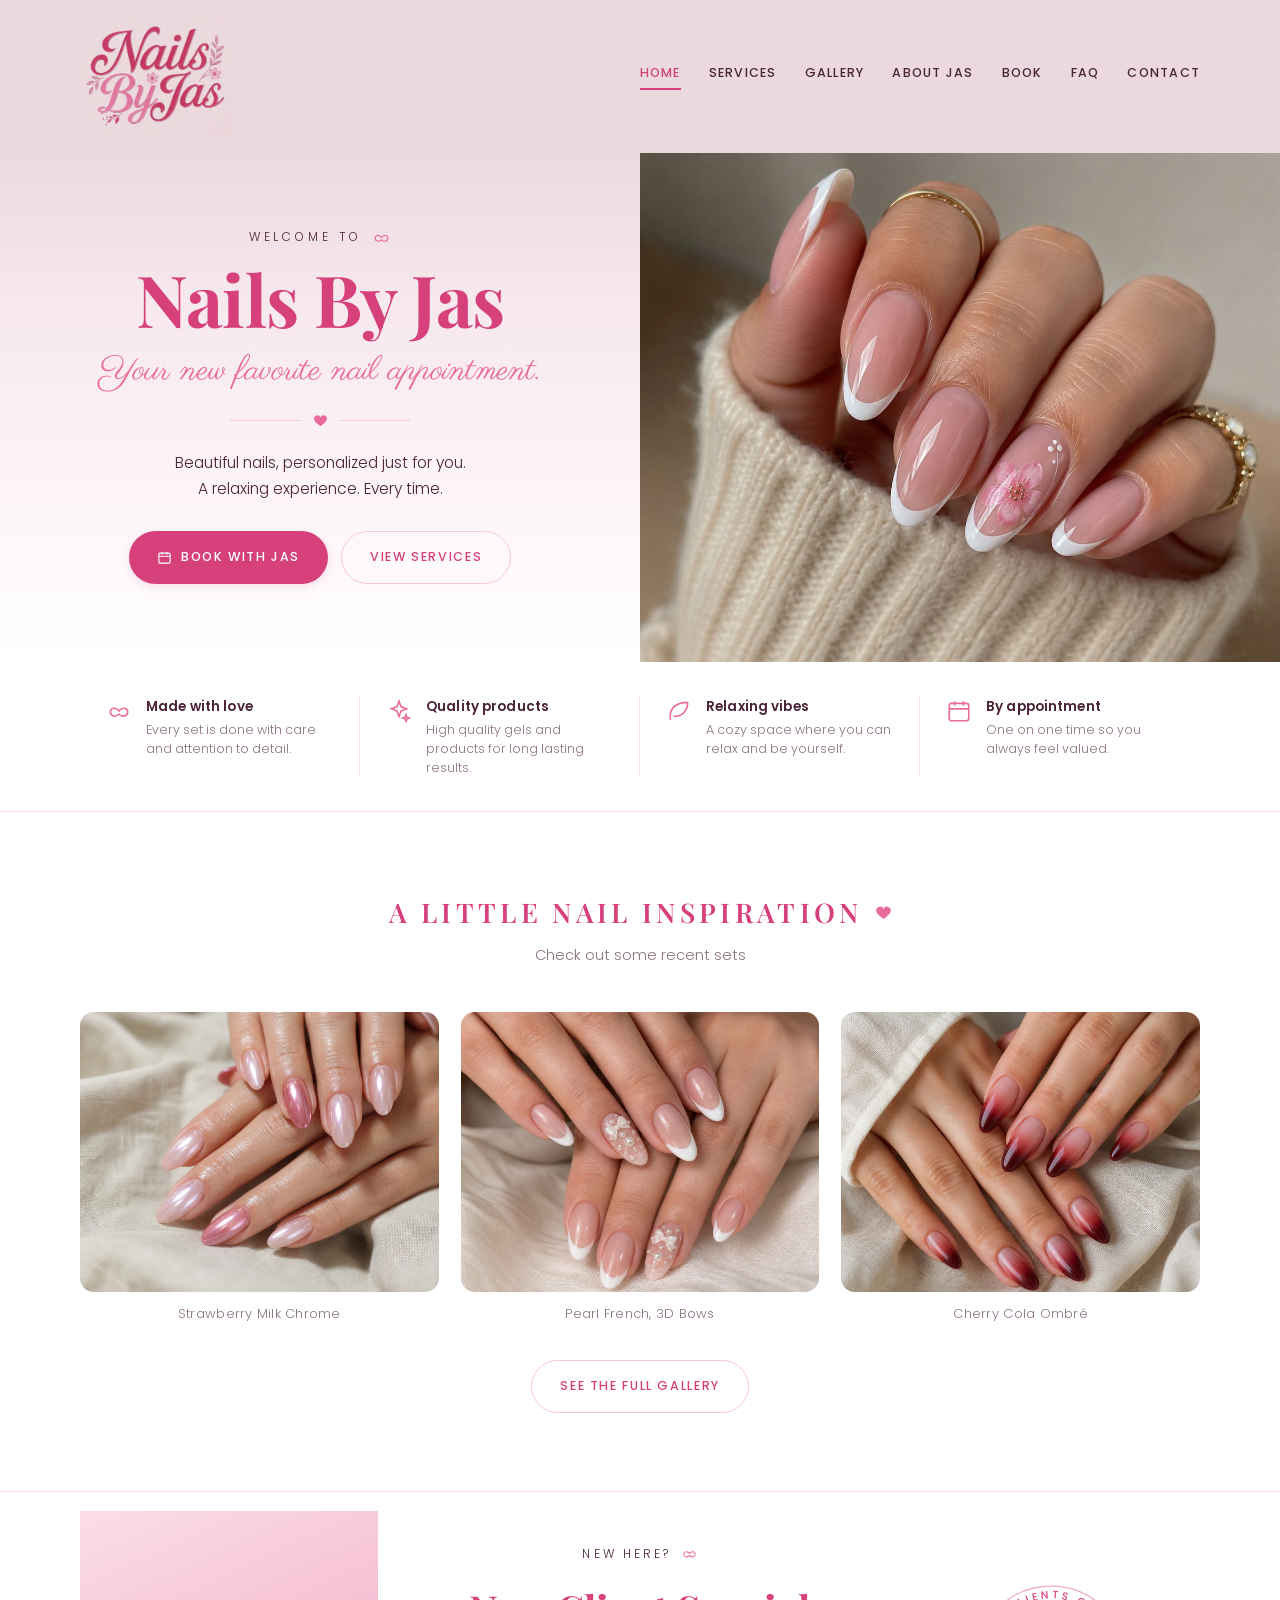
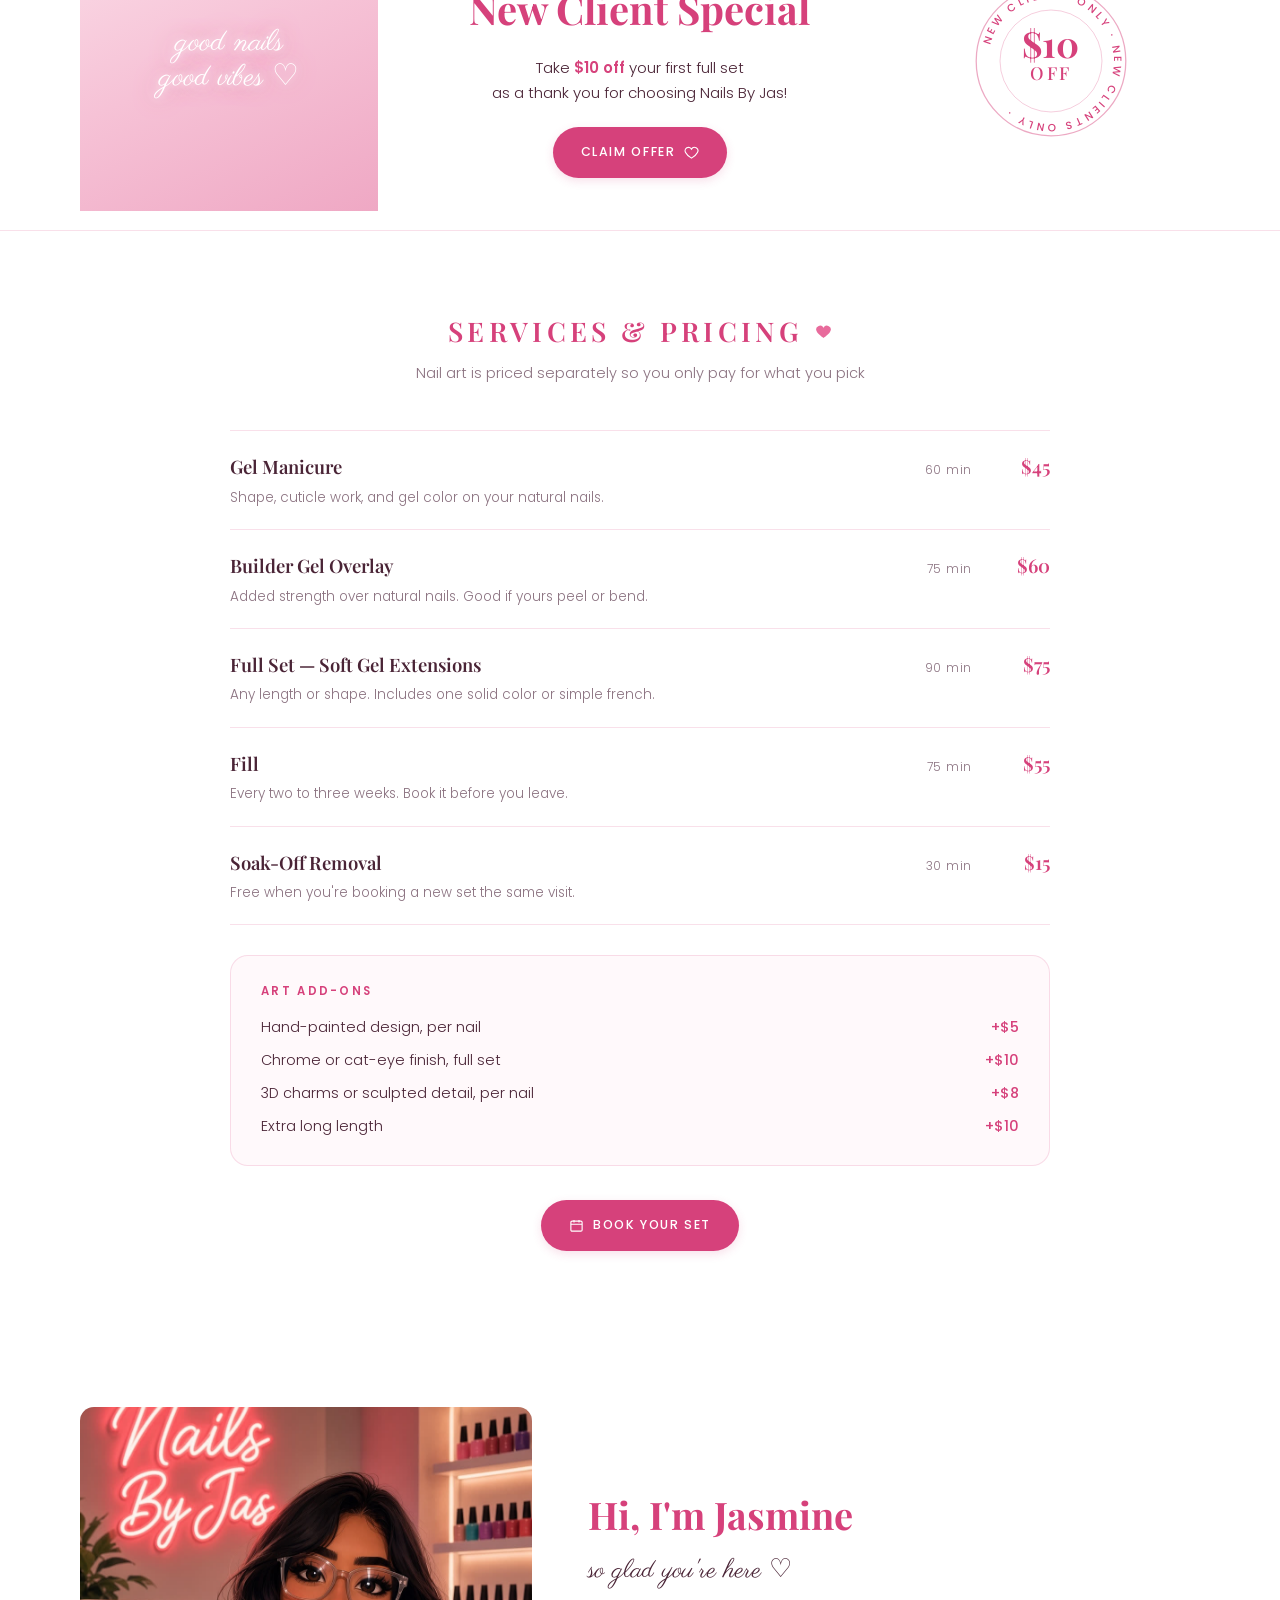
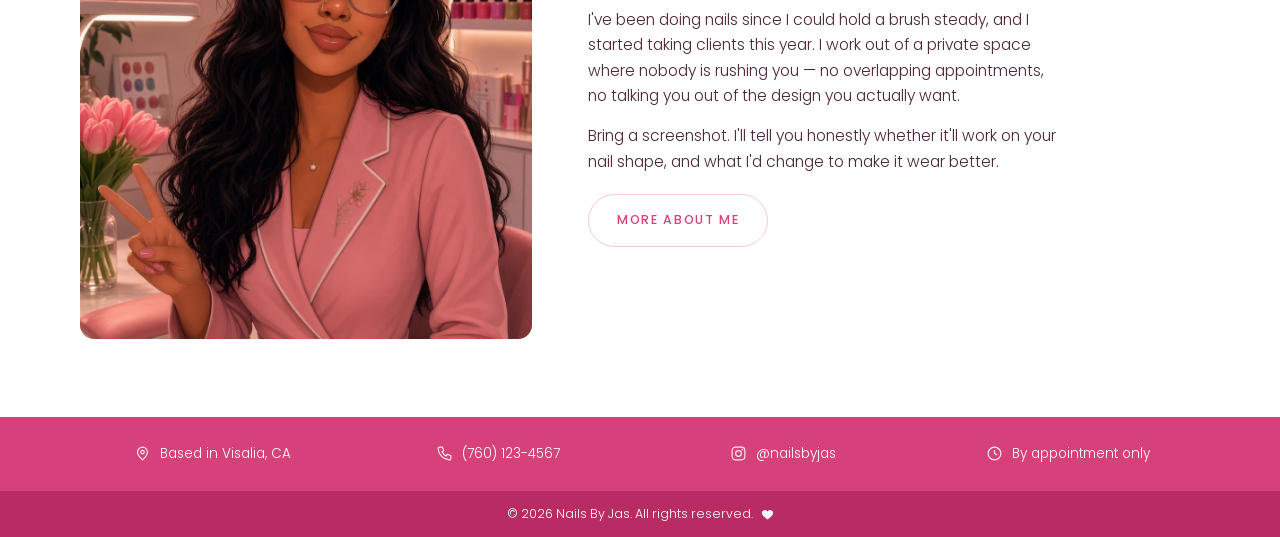
<file: docs/index.html>
<!DOCTYPE html>
<html lang="en">
<head>
<meta charset="utf-8">
<meta name="viewport" content="width=device-width, initial-scale=1">
<title>Your new favorite nail appointment — Nails by Jas</title>
<meta name="description" content="Custom nail art and gel extensions, by appointment.">
<link rel="preconnect" href="https://fonts.googleapis.com">
<link rel="preconnect" href="https://fonts.gstatic.com" crossorigin>
<link href="https://fonts.googleapis.com/css2?family=Playfair+Display:wght@400;500;600;700&family=Parisienne&family=Poppins:wght@300;400;500;600&display=swap" rel="stylesheet">
<link rel="stylesheet" href="assets/styles.css">
</head>
<body>
<nav class="nav">
  <div class="wrap nav-in">
    <button class="burger" aria-label="Menu" aria-expanded="false" aria-controls="mobile-menu"><span></span><span></span><span></span></button>
    <a href="index.html" style="display:block"><img class="logo-nav" src="assets/logo.jpg" alt="Nails by Jas"></a>
    <div class="nav-links">
      <a href="index.html" class="on">Home</a>
      <a href="services.html">Services</a>
      <a href="gallery.html">Gallery</a>
      <a href="about.html">About Jas</a>
      <a href="book.html">Book</a>
      <a href="faq.html">FAQ</a>
      <a href="contact.html">Contact</a>
    </div>
    <span class="nav-spacer" aria-hidden="true"></span>
  </div>
  <div class="mobile-menu" id="mobile-menu">
    <a href="index.html" class="on">Home</a>
    <a href="services.html">Services</a>
    <a href="gallery.html">Gallery</a>
    <a href="about.html">About Jas</a>
    <a href="book.html">Book</a>
    <a href="faq.html">FAQ</a>
    <a href="contact.html">Contact</a>
  </div>
</nav>

<header class="hero">
  <div class="hero-copy">
    <p class="welcome">Welcome to <svg viewBox="0 0 24 24" fill="none" stroke="currentColor" stroke-width="1.5"><path d="M12 12c-3-4-8-3-8 1s5 5 8 2c3 3 8 2 8-2s-5-5-8-1z"/></svg></p>
    <h1>Nails By Jas</h1>
    <p class="script">Your new favorite nail appointment.</p>
    <div class="divider"><span class="bar"></span><svg viewBox="0 0 24 24" fill="currentColor"><path d="M12 21s-7.5-4.7-9.5-9A5.2 5.2 0 0 1 12 6.6 5.2 5.2 0 0 1 21.5 12c-2 4.3-9.5 9-9.5 9z"/></svg><span class="bar"></span></div>
    <p class="lede">Beautiful nails, personalized just for you.<br>A relaxing experience. Every time.</p>
    <div class="hero-actions">
      <a class="btn" href="book.html"><svg class="ico" viewBox="0 0 24 24" fill="none" stroke="currentColor" stroke-width="1.8"><rect x="3" y="5" width="18" height="16" rx="2"/><path d="M3 10h18M8 3v4M16 3v4"/></svg> Book with Jas</a>
      <a class="btn btn-out" href="services.html">View services</a>
    </div>
  </div>
  <div class="hero-art" role="img" aria-label="Almond french set with a hand-painted cherry blossom accent"></div>
</header>

<section class="trust">
  <div class="wrap trust-in">
    <div class="trust-item"><svg viewBox="0 0 24 24" fill="none" stroke="currentColor" stroke-width="1.5"><path d="M12 12c-3-4-8-3-8 1s5 5 8 2c3 3 8 2 8-2s-5-5-8-1z"/></svg><div><h4>Made with love</h4><p>Every set is done with care and attention to detail.</p></div></div>
    <div class="trust-item"><svg viewBox="0 0 24 24" fill="none" stroke="currentColor" stroke-width="1.5"><path d="M12 3l1.9 5.1L19 10l-5.1 1.9L12 17l-1.9-5.1L5 10l5.1-1.9z"/><path d="M18.5 15.5l.8 2.2 2.2.8-2.2.8-.8 2.2-.8-2.2-2.2-.8 2.2-.8z"/></svg><div><h4>Quality products</h4><p>High quality gels and products for long lasting results.</p></div></div>
    <div class="trust-item"><svg viewBox="0 0 24 24" fill="none" stroke="currentColor" stroke-width="1.5"><path d="M20 4C10 4 4 9 4 16v4"/><path d="M20 4c0 9-6 13-13 13"/></svg><div><h4>Relaxing vibes</h4><p>A cozy space where you can relax and be yourself.</p></div></div>
    <div class="trust-item"><svg viewBox="0 0 24 24" fill="none" stroke="currentColor" stroke-width="1.5"><rect x="3" y="5" width="18" height="16" rx="2"/><path d="M3 10h18M8 3v4M16 3v4"/></svg><div><h4>By appointment</h4><p>One on one time so you always feel valued.</p></div></div>
  </div>
</section>

<section class="section">
  <div class="wrap">
    <div class="head">
      <h2>A little nail inspiration <svg viewBox="0 0 24 24" fill="currentColor"><path d="M12 21s-7.5-4.7-9.5-9A5.2 5.2 0 0 1 12 6.6 5.2 5.2 0 0 1 21.5 12c-2 4.3-9.5 9-9.5 9z"/></svg></h2>
      <p>Check out some recent sets</p>
    </div>
    <div class="gal">
      <figure><div class="shot"><img src="assets/strawberry-milk-chrome.jpg" alt="Strawberry Milk Chrome"></div><figcaption>Strawberry Milk Chrome</figcaption></figure>
      <figure><div class="shot"><img src="assets/pearl-french-bows.jpg" alt="Pearl French, 3D Bows"></div><figcaption>Pearl French, 3D Bows</figcaption></figure>
      <figure><div class="shot"><img src="assets/cherry-cola-ombre.jpg" alt="Cherry Cola Ombré"></div><figcaption>Cherry Cola Ombré</figcaption></figure>
    </div>
    <div class="gal-cta"><a class="btn btn-out" href="gallery.html">See the full gallery</a></div>
  </div>
</section>

<section class="offer">
  <div class="wrap offer-in">
    <div class="neon"><span>good nails<br>good vibes ♡</span></div>
    <div class="offer-copy">
      <p class="eyebrow">New here? <svg viewBox="0 0 24 24" fill="none" stroke="currentColor" stroke-width="1.5"><path d="M12 12c-3-4-8-3-8 1s5 5 8 2c3 3 8 2 8-2s-5-5-8-1z"/></svg></p>
      <h3>New Client Special</h3>
      <p>Take <strong>$10 off</strong> your first full set<br>as a thank you for choosing Nails By Jas!</p>
      <a class="btn" href="book.html">Claim offer <svg class="ico" viewBox="0 0 24 24" fill="none" stroke="currentColor" stroke-width="1.8"><path d="M12 21s-7.5-4.7-9.5-9A5.2 5.2 0 0 1 12 6.6 5.2 5.2 0 0 1 21.5 12c-2 4.3-9.5 9-9.5 9z"/></svg></a>
    </div>
    <svg class="stamp" viewBox="0 0 200 200" aria-label="New clients only, $10 off">
      <defs><path id="circ" d="M100,100 m-74,0 a74,74 0 1,1 148,0 a74,74 0 1,1 -148,0"/></defs>
      <circle cx="100" cy="100" r="88" fill="none" stroke="currentColor" stroke-width="1.5" opacity=".45"/>
      <circle cx="100" cy="100" r="60" fill="none" stroke="currentColor" stroke-width="1" opacity=".3"/>
      <text font-family="Poppins,sans-serif" font-size="12.5" font-weight="500" letter-spacing="3.2" fill="currentColor">
        <textPath href="#circ" startOffset="4%">NEW CLIENTS ONLY · NEW CLIENTS ONLY ·</textPath>
      </text>
      <text x="100" y="96" text-anchor="middle" font-family="Playfair Display,serif" font-size="42" font-weight="700" fill="currentColor">$10</text>
      <text x="100" y="122" text-anchor="middle" font-family="Playfair Display,serif" font-size="21" font-weight="500" letter-spacing="3" fill="currentColor">OFF</text>
    </svg>
  </div>
</section>

<section class="section services">
  <div class="wrap">
    <div class="head">
      <h2>Services &amp; pricing <svg viewBox="0 0 24 24" fill="currentColor"><path d="M12 21s-7.5-4.7-9.5-9A5.2 5.2 0 0 1 12 6.6 5.2 5.2 0 0 1 21.5 12c-2 4.3-9.5 9-9.5 9z"/></svg></h2>
      <p>Nail art is priced separately so you only pay for what you pick</p>
    </div>
    <div class="menu">
      <div class="row">
        <div class="row-main"><h3>Gel Manicure</h3><p>Shape, cuticle work, and gel color on your natural nails.</p></div>
        <div class="dur">60 min</div><div class="price">$45</div>
      </div>
      <div class="row">
        <div class="row-main"><h3>Builder Gel Overlay</h3><p>Added strength over natural nails. Good if yours peel or bend.</p></div>
        <div class="dur">75 min</div><div class="price">$60</div>
      </div>
      <div class="row">
        <div class="row-main"><h3>Full Set — Soft Gel Extensions</h3><p>Any length or shape. Includes one solid color or simple french.</p></div>
        <div class="dur">90 min</div><div class="price">$75</div>
      </div>
      <div class="row">
        <div class="row-main"><h3>Fill</h3><p>Every two to three weeks. Book it before you leave.</p></div>
        <div class="dur">75 min</div><div class="price">$55</div>
      </div>
      <div class="row">
        <div class="row-main"><h3>Soak-Off Removal</h3><p>Free when you're booking a new set the same visit.</p></div>
        <div class="dur">30 min</div><div class="price">$15</div>
      </div>
      <div class="addons">
        <h4>Art add-ons</h4>
        <ul>
          <li>Hand-painted design, per nail <span>+$5</span></li>
          <li>Chrome or cat-eye finish, full set <span>+$10</span></li>
          <li>3D charms or sculpted detail, per nail <span>+$8</span></li>
          <li>Extra long length <span>+$10</span></li>
        </ul>
      </div>
      <div class="menu-cta"><a class="btn" href="book.html"><svg class="ico" viewBox="0 0 24 24" fill="none" stroke="currentColor" stroke-width="1.8"><rect x="3" y="5" width="18" height="16" rx="2"/><path d="M3 10h18M8 3v4M16 3v4"/></svg> Book your set</a></div>
    </div>
  </div>
</section>

<section class="section">
  <div class="wrap about">
    <div class="about-art"><img src="assets/jas.jpg" alt="Jasmine, the nail artist behind Nails by Jas"></div>
    <div>
      <h2>Hi, I'm Jasmine</h2>
      <p class="script">so glad you're here ♡</p>
      <p>I've been doing nails since I could hold a brush steady, and I started taking clients this year. I work out of a private space where nobody is rushing you — no overlapping appointments, no talking you out of the design you actually want.</p>
      <p>Bring a screenshot. I'll tell you honestly whether it'll work on your nail shape, and what I'd change to make it wear better.</p>
      <p style="margin-top:20px"><a class="btn btn-out" href="about.html">More about me</a></p>
    </div>
  </div>
</section>
<footer id="contact-info">
  <div class="foot">
    <div class="wrap foot-in">
      <div class="foot-item">
        <svg viewBox="0 0 24 24" fill="none" stroke="currentColor" stroke-width="1.6"><path d="M12 21s7-6 7-11a7 7 0 1 0-14 0c0 5 7 11 7 11z"/><circle cx="12" cy="10" r="2.5"/></svg>
        Based in Visalia, CA
      </div>
      <div class="foot-item">
        <svg viewBox="0 0 24 24" fill="none" stroke="currentColor" stroke-width="1.6"><path d="M5 3h4l2 5-2.5 1.5a12 12 0 0 0 6 6L16 13l5 2v4a2 2 0 0 1-2.2 2A17 17 0 0 1 3 5.2 2 2 0 0 1 5 3z"/></svg>
        <a href="tel:7601234567">(760) 123-4567</a>
      </div>
      <div class="foot-item">
        <svg viewBox="0 0 24 24" fill="none" stroke="currentColor" stroke-width="1.6"><rect x="3" y="3" width="18" height="18" rx="5"/><circle cx="12" cy="12" r="4"/><circle cx="17.5" cy="6.5" r="1.2" fill="currentColor" stroke="none"/></svg>
        <a href="https://instagram.com/nailsbyjas">@nailsbyjas</a>
      </div>
      <div class="foot-item">
        <svg viewBox="0 0 24 24" fill="none" stroke="currentColor" stroke-width="1.6"><circle cx="12" cy="12" r="9"/><path d="M12 7v5l3.5 2"/></svg>
        By appointment only
      </div>
    </div>
    <div class="foot-bar">
      © 2026 Nails By Jas. All rights reserved.
      <svg viewBox="0 0 24 24" fill="currentColor"><path d="M12 21s-7.5-4.7-9.5-9A5.2 5.2 0 0 1 12 6.6 5.2 5.2 0 0 1 21.5 12c-2 4.3-9.5 9-9.5 9z"/></svg>
    </div>
  </div>
</footer>

<script>
document.querySelector('.burger').addEventListener('click', function(){
  var m = document.getElementById('mobile-menu');
  var open = m.classList.toggle('open');
  this.setAttribute('aria-expanded', open);
});
</script>
</body>
</html>
</file>
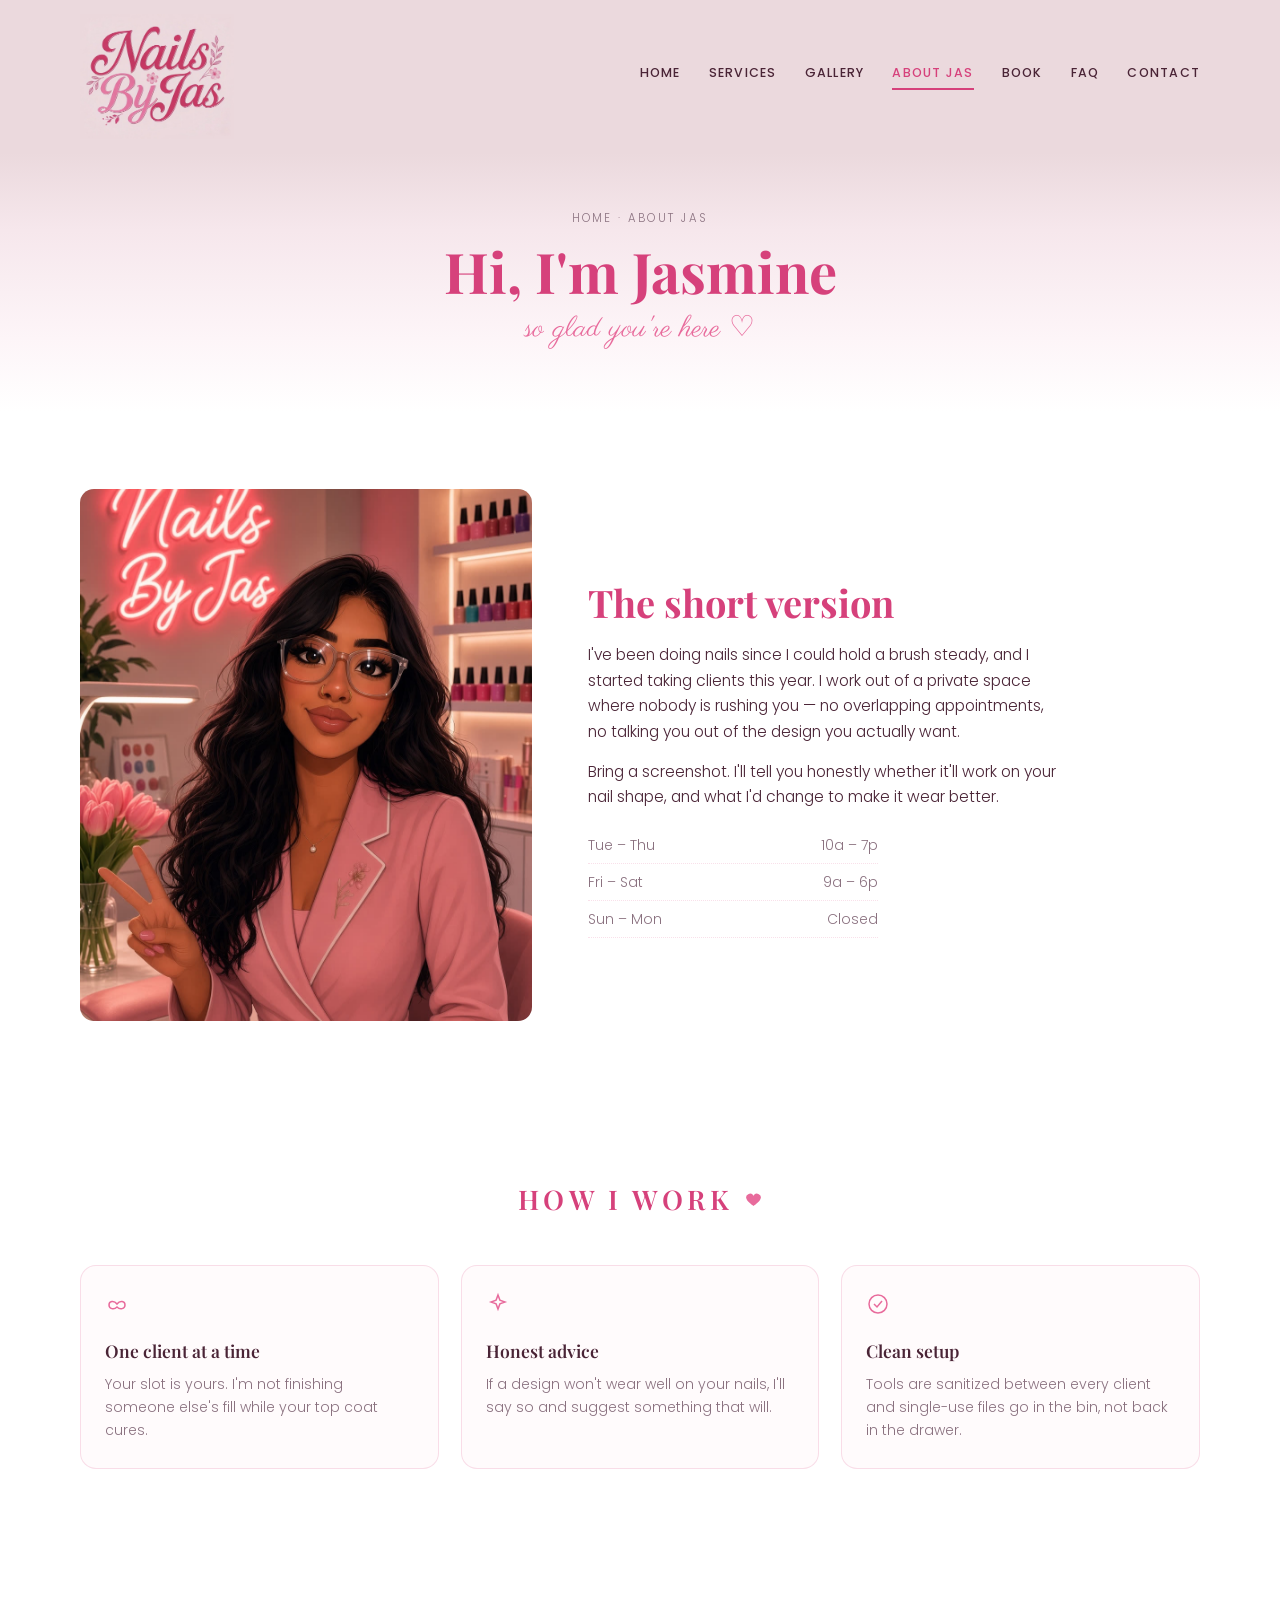
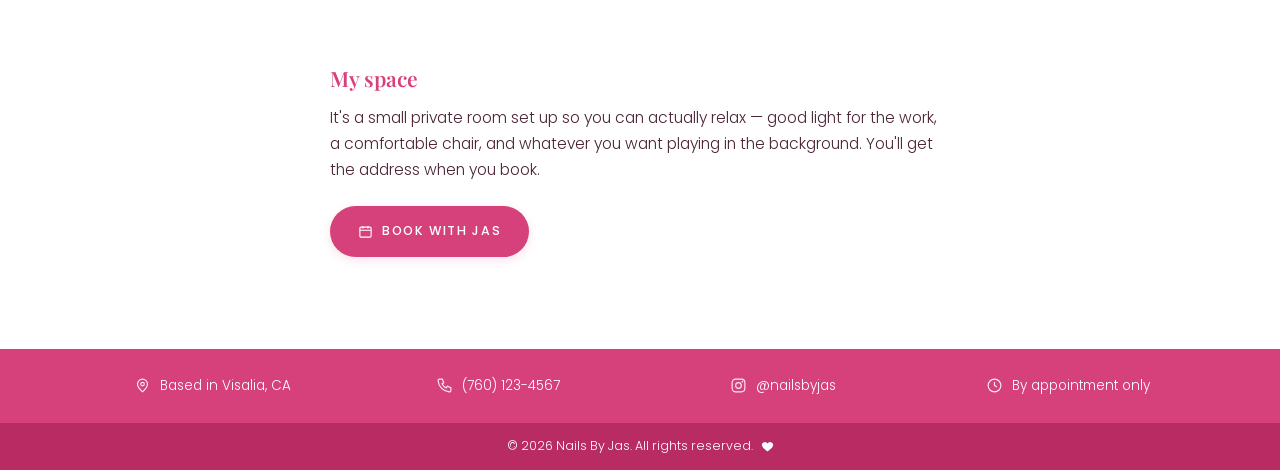
<file: docs/about.html>
<!DOCTYPE html>
<html lang="en">
<head>
<meta charset="utf-8">
<meta name="viewport" content="width=device-width, initial-scale=1">
<title>About Jas — Nails by Jas</title>
<meta name="description" content="Meet Jasmine, the nail artist behind Nails by Jas.">
<link rel="preconnect" href="https://fonts.googleapis.com">
<link rel="preconnect" href="https://fonts.gstatic.com" crossorigin>
<link href="https://fonts.googleapis.com/css2?family=Playfair+Display:wght@400;500;600;700&family=Parisienne&family=Poppins:wght@300;400;500;600&display=swap" rel="stylesheet">
<link rel="stylesheet" href="assets/styles.css">
</head>
<body>
<nav class="nav">
  <div class="wrap nav-in">
    <button class="burger" aria-label="Menu" aria-expanded="false" aria-controls="mobile-menu"><span></span><span></span><span></span></button>
    <a href="index.html" style="display:block"><img class="logo-nav" src="assets/logo.jpg" alt="Nails by Jas"></a>
    <div class="nav-links">
      <a href="index.html">Home</a>
      <a href="services.html">Services</a>
      <a href="gallery.html">Gallery</a>
      <a href="about.html" class="on">About Jas</a>
      <a href="book.html">Book</a>
      <a href="faq.html">FAQ</a>
      <a href="contact.html">Contact</a>
    </div>
    <span class="nav-spacer" aria-hidden="true"></span>
  </div>
  <div class="mobile-menu" id="mobile-menu">
    <a href="index.html">Home</a>
    <a href="services.html">Services</a>
    <a href="gallery.html">Gallery</a>
    <a href="about.html" class="on">About Jas</a>
    <a href="book.html">Book</a>
    <a href="faq.html">FAQ</a>
    <a href="contact.html">Contact</a>
  </div>
</nav>
<header class="page-head">
  <p class="crumb"><a href="index.html">Home</a> · About Jas</p>
  <h1>Hi, I'm Jasmine</h1>
  <p class="script">so glad you're here ♡</p>
  
</header>

<section class="section">
  <div class="wrap about">
    <div class="about-art"><img src="assets/jas.jpg" alt="Jasmine, the nail artist behind Nails by Jas"></div>
    <div>
      <h2>The short version</h2>
      <p>I've been doing nails since I could hold a brush steady, and I started taking clients this year. I work out of a private space where nobody is rushing you — no overlapping appointments, no talking you out of the design you actually want.</p>
      <p>Bring a screenshot. I'll tell you honestly whether it'll work on your nail shape, and what I'd change to make it wear better.</p>
      <div class="hours">
        <div><span>Tue – Thu</span><span>10a – 7p</span></div>
        <div><span>Fri – Sat</span><span>9a – 6p</span></div>
        <div><span>Sun – Mon</span><span>Closed</span></div>
      </div>
    </div>
  </div>
</section>

<section class="section">
  <div class="wrap">
    <div class="head">
      <h2>How I work <svg viewBox="0 0 24 24" fill="currentColor"><path d="M12 21s-7.5-4.7-9.5-9A5.2 5.2 0 0 1 12 6.6 5.2 5.2 0 0 1 21.5 12c-2 4.3-9.5 9-9.5 9z"/></svg></h2>
      
    </div>
    <div class="cards">
      <div class="card"><svg viewBox="0 0 24 24" fill="none" stroke="currentColor" stroke-width="1.5"><path d="M12 12c-3-4-8-3-8 1s5 5 8 2c3 3 8 2 8-2s-5-5-8-1z"/></svg><h4>One client at a time</h4><p>Your slot is yours. I'm not finishing someone else's fill while your top coat cures.</p></div>
      <div class="card"><svg viewBox="0 0 24 24" fill="none" stroke="currentColor" stroke-width="1.5"><path d="M12 3l1.9 5.1L19 10l-5.1 1.9L12 17l-1.9-5.1L5 10l5.1-1.9z"/></svg><h4>Honest advice</h4><p>If a design won't wear well on your nails, I'll say so and suggest something that will.</p></div>
      <div class="card"><svg viewBox="0 0 24 24" fill="none" stroke="currentColor" stroke-width="1.5"><circle cx="12" cy="12" r="9"/><path d="M8 12l3 3 5-6"/></svg><h4>Clean setup</h4><p>Tools are sanitized between every client and single-use files go in the bin, not back in the drawer.</p></div>
    </div>
  </div>
</section>

<section class="section">
  <div class="wrap prose">
    <h3>My space</h3>
    <p>It's a small private room set up so you can actually relax — good light for the work, a comfortable chair, and whatever you want playing in the background. You'll get the address when you book.</p>
    <p style="margin-top:24px"><a class="btn" href="book.html"><svg class="ico" viewBox="0 0 24 24" fill="none" stroke="currentColor" stroke-width="1.8"><rect x="3" y="5" width="18" height="16" rx="2"/><path d="M3 10h18M8 3v4M16 3v4"/></svg> Book with Jas</a></p>
  </div>
</section>
<footer id="contact-info">
  <div class="foot">
    <div class="wrap foot-in">
      <div class="foot-item">
        <svg viewBox="0 0 24 24" fill="none" stroke="currentColor" stroke-width="1.6"><path d="M12 21s7-6 7-11a7 7 0 1 0-14 0c0 5 7 11 7 11z"/><circle cx="12" cy="10" r="2.5"/></svg>
        Based in Visalia, CA
      </div>
      <div class="foot-item">
        <svg viewBox="0 0 24 24" fill="none" stroke="currentColor" stroke-width="1.6"><path d="M5 3h4l2 5-2.5 1.5a12 12 0 0 0 6 6L16 13l5 2v4a2 2 0 0 1-2.2 2A17 17 0 0 1 3 5.2 2 2 0 0 1 5 3z"/></svg>
        <a href="tel:7601234567">(760) 123-4567</a>
      </div>
      <div class="foot-item">
        <svg viewBox="0 0 24 24" fill="none" stroke="currentColor" stroke-width="1.6"><rect x="3" y="3" width="18" height="18" rx="5"/><circle cx="12" cy="12" r="4"/><circle cx="17.5" cy="6.5" r="1.2" fill="currentColor" stroke="none"/></svg>
        <a href="https://instagram.com/nailsbyjas">@nailsbyjas</a>
      </div>
      <div class="foot-item">
        <svg viewBox="0 0 24 24" fill="none" stroke="currentColor" stroke-width="1.6"><circle cx="12" cy="12" r="9"/><path d="M12 7v5l3.5 2"/></svg>
        By appointment only
      </div>
    </div>
    <div class="foot-bar">
      © 2026 Nails By Jas. All rights reserved.
      <svg viewBox="0 0 24 24" fill="currentColor"><path d="M12 21s-7.5-4.7-9.5-9A5.2 5.2 0 0 1 12 6.6 5.2 5.2 0 0 1 21.5 12c-2 4.3-9.5 9-9.5 9z"/></svg>
    </div>
  </div>
</footer>

<script>
document.querySelector('.burger').addEventListener('click', function(){
  var m = document.getElementById('mobile-menu');
  var open = m.classList.toggle('open');
  this.setAttribute('aria-expanded', open);
});
</script>
</body>
</html>
</file>
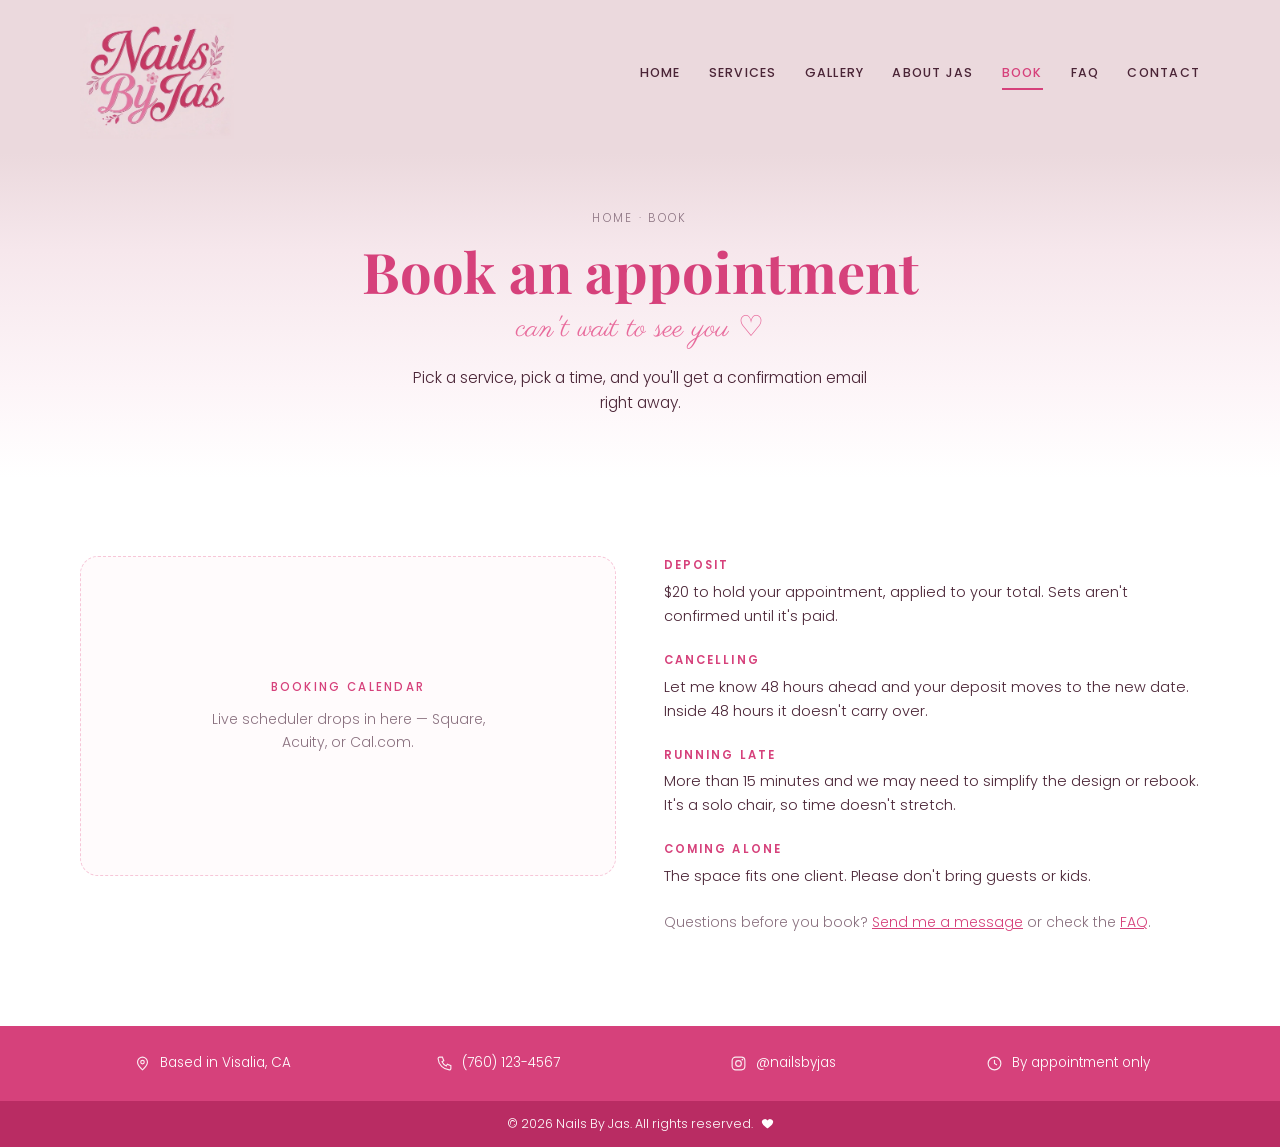
<file: docs/book.html>
<!DOCTYPE html>
<html lang="en">
<head>
<meta charset="utf-8">
<meta name="viewport" content="width=device-width, initial-scale=1">
<title>Book — Nails by Jas</title>
<meta name="description" content="Book a nail appointment with Jasmine.">
<link rel="preconnect" href="https://fonts.googleapis.com">
<link rel="preconnect" href="https://fonts.gstatic.com" crossorigin>
<link href="https://fonts.googleapis.com/css2?family=Playfair+Display:wght@400;500;600;700&family=Parisienne&family=Poppins:wght@300;400;500;600&display=swap" rel="stylesheet">
<link rel="stylesheet" href="assets/styles.css">
</head>
<body>
<nav class="nav">
  <div class="wrap nav-in">
    <button class="burger" aria-label="Menu" aria-expanded="false" aria-controls="mobile-menu"><span></span><span></span><span></span></button>
    <a href="index.html" style="display:block"><img class="logo-nav" src="assets/logo.jpg" alt="Nails by Jas"></a>
    <div class="nav-links">
      <a href="index.html">Home</a>
      <a href="services.html">Services</a>
      <a href="gallery.html">Gallery</a>
      <a href="about.html">About Jas</a>
      <a href="book.html" class="on">Book</a>
      <a href="faq.html">FAQ</a>
      <a href="contact.html">Contact</a>
    </div>
    <span class="nav-spacer" aria-hidden="true"></span>
  </div>
  <div class="mobile-menu" id="mobile-menu">
    <a href="index.html">Home</a>
    <a href="services.html">Services</a>
    <a href="gallery.html">Gallery</a>
    <a href="about.html">About Jas</a>
    <a href="book.html" class="on">Book</a>
    <a href="faq.html">FAQ</a>
    <a href="contact.html">Contact</a>
  </div>
</nav>
<header class="page-head">
  <p class="crumb"><a href="index.html">Home</a> · Book</p>
  <h1>Book an appointment</h1>
  <p class="script">can't wait to see you ♡</p>
  <p class="sub">Pick a service, pick a time, and you'll get a confirmation email right away.</p>
</header>

<section class="section">
  <div class="wrap book-in">
    <div>
      <div class="embed">
        <span class="label">Booking calendar</span>
        <p>Live scheduler drops in here — Square, Acuity, or Cal.com.</p>
      </div>
    </div>
    <div>
        <div class="policy"><h4>Deposit</h4><p>$20 to hold your appointment, applied to your total. Sets aren't confirmed until it's paid.</p></div>
        <div class="policy"><h4>Cancelling</h4><p>Let me know 48 hours ahead and your deposit moves to the new date. Inside 48 hours it doesn't carry over.</p></div>
        <div class="policy"><h4>Running late</h4><p>More than 15 minutes and we may need to simplify the design or rebook. It's a solo chair, so time doesn't stretch.</p></div>
        <div class="policy"><h4>Coming alone</h4><p>The space fits one client. Please don't bring guests or kids.</p></div>
      <p style="font-size:14px;color:var(--grey);margin-top:20px">Questions before you book? <a href="contact.html" style="color:var(--pink)">Send me a message</a> or check the <a href="faq.html" style="color:var(--pink)">FAQ</a>.</p>
    </div>
  </div>
</section>
<footer id="contact-info">
  <div class="foot">
    <div class="wrap foot-in">
      <div class="foot-item">
        <svg viewBox="0 0 24 24" fill="none" stroke="currentColor" stroke-width="1.6"><path d="M12 21s7-6 7-11a7 7 0 1 0-14 0c0 5 7 11 7 11z"/><circle cx="12" cy="10" r="2.5"/></svg>
        Based in Visalia, CA
      </div>
      <div class="foot-item">
        <svg viewBox="0 0 24 24" fill="none" stroke="currentColor" stroke-width="1.6"><path d="M5 3h4l2 5-2.5 1.5a12 12 0 0 0 6 6L16 13l5 2v4a2 2 0 0 1-2.2 2A17 17 0 0 1 3 5.2 2 2 0 0 1 5 3z"/></svg>
        <a href="tel:7601234567">(760) 123-4567</a>
      </div>
      <div class="foot-item">
        <svg viewBox="0 0 24 24" fill="none" stroke="currentColor" stroke-width="1.6"><rect x="3" y="3" width="18" height="18" rx="5"/><circle cx="12" cy="12" r="4"/><circle cx="17.5" cy="6.5" r="1.2" fill="currentColor" stroke="none"/></svg>
        <a href="https://instagram.com/nailsbyjas">@nailsbyjas</a>
      </div>
      <div class="foot-item">
        <svg viewBox="0 0 24 24" fill="none" stroke="currentColor" stroke-width="1.6"><circle cx="12" cy="12" r="9"/><path d="M12 7v5l3.5 2"/></svg>
        By appointment only
      </div>
    </div>
    <div class="foot-bar">
      © 2026 Nails By Jas. All rights reserved.
      <svg viewBox="0 0 24 24" fill="currentColor"><path d="M12 21s-7.5-4.7-9.5-9A5.2 5.2 0 0 1 12 6.6 5.2 5.2 0 0 1 21.5 12c-2 4.3-9.5 9-9.5 9z"/></svg>
    </div>
  </div>
</footer>

<script>
document.querySelector('.burger').addEventListener('click', function(){
  var m = document.getElementById('mobile-menu');
  var open = m.classList.toggle('open');
  this.setAttribute('aria-expanded', open);
});
</script>
</body>
</html>
</file>
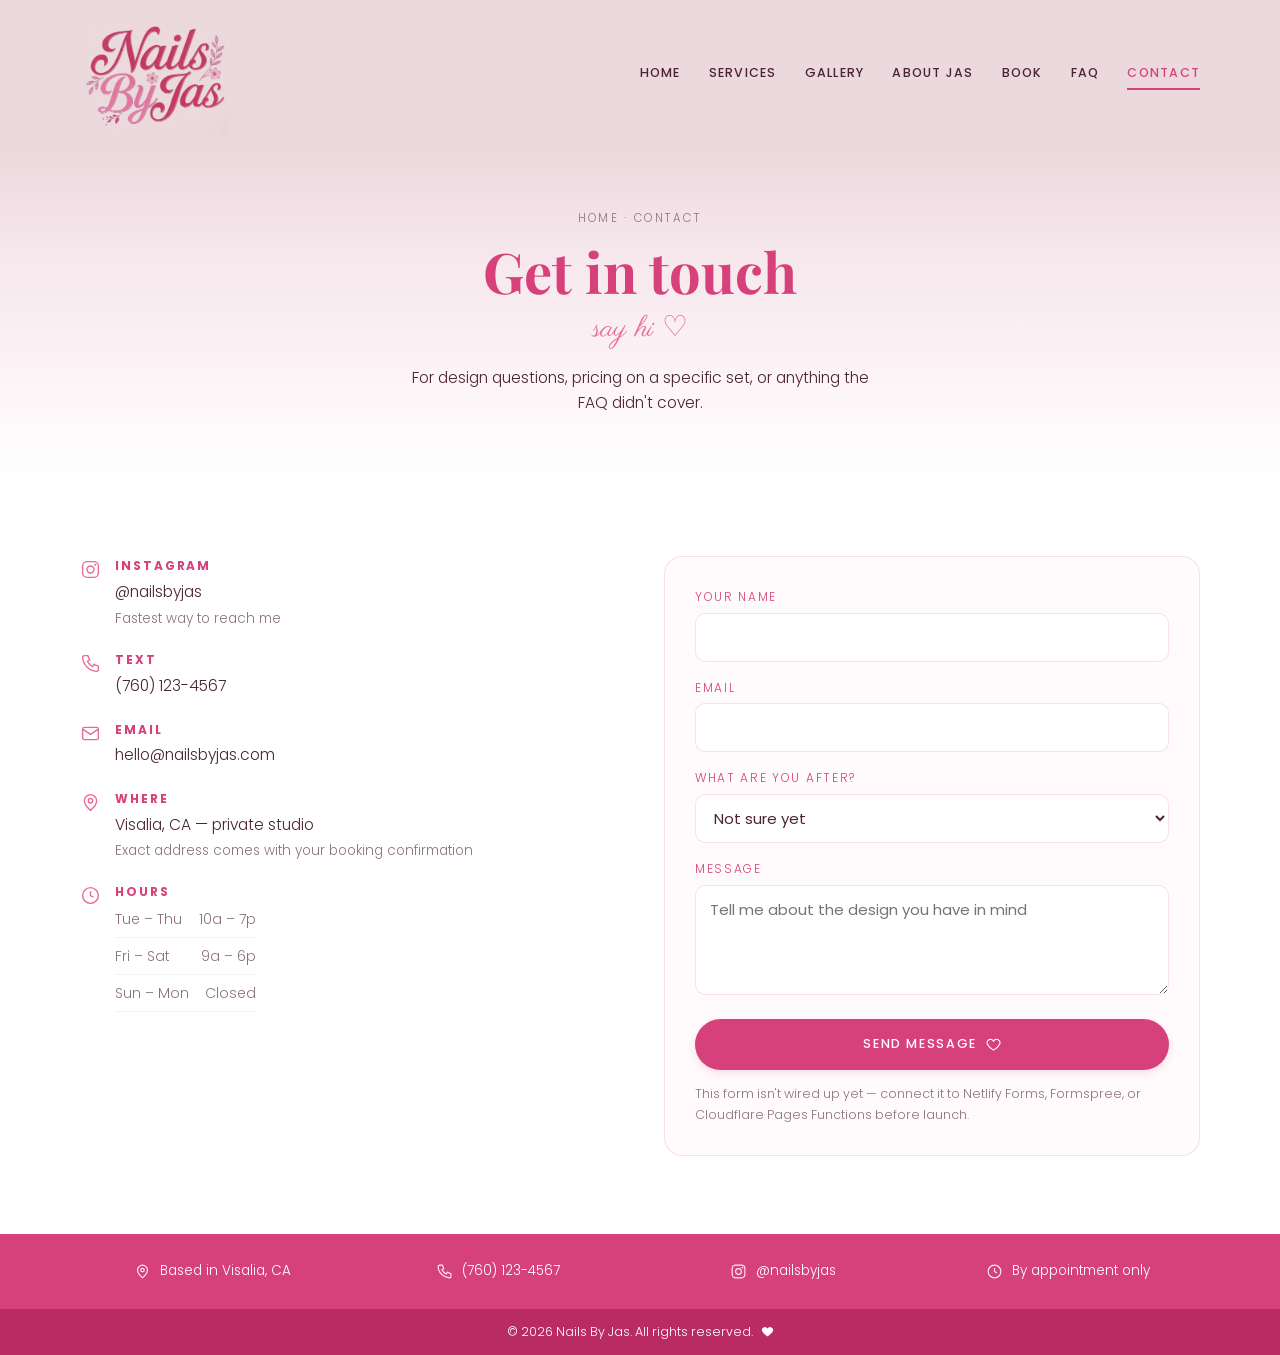
<file: docs/contact.html>
<!DOCTYPE html>
<html lang="en">
<head>
<meta charset="utf-8">
<meta name="viewport" content="width=device-width, initial-scale=1">
<title>Contact — Nails by Jas</title>
<meta name="description" content="Get in touch with Nails by Jas.">
<link rel="preconnect" href="https://fonts.googleapis.com">
<link rel="preconnect" href="https://fonts.gstatic.com" crossorigin>
<link href="https://fonts.googleapis.com/css2?family=Playfair+Display:wght@400;500;600;700&family=Parisienne&family=Poppins:wght@300;400;500;600&display=swap" rel="stylesheet">
<link rel="stylesheet" href="assets/styles.css">
</head>
<body>
<nav class="nav">
  <div class="wrap nav-in">
    <button class="burger" aria-label="Menu" aria-expanded="false" aria-controls="mobile-menu"><span></span><span></span><span></span></button>
    <a href="index.html" style="display:block"><img class="logo-nav" src="assets/logo.jpg" alt="Nails by Jas"></a>
    <div class="nav-links">
      <a href="index.html">Home</a>
      <a href="services.html">Services</a>
      <a href="gallery.html">Gallery</a>
      <a href="about.html">About Jas</a>
      <a href="book.html">Book</a>
      <a href="faq.html">FAQ</a>
      <a href="contact.html" class="on">Contact</a>
    </div>
    <span class="nav-spacer" aria-hidden="true"></span>
  </div>
  <div class="mobile-menu" id="mobile-menu">
    <a href="index.html">Home</a>
    <a href="services.html">Services</a>
    <a href="gallery.html">Gallery</a>
    <a href="about.html">About Jas</a>
    <a href="book.html">Book</a>
    <a href="faq.html">FAQ</a>
    <a href="contact.html" class="on">Contact</a>
  </div>
</nav>
<header class="page-head">
  <p class="crumb"><a href="index.html">Home</a> · Contact</p>
  <h1>Get in touch</h1>
  <p class="script">say hi ♡</p>
  <p class="sub">For design questions, pricing on a specific set, or anything the FAQ didn't cover.</p>
</header>

<section class="section">
  <div class="wrap contact-grid">
    <div class="cinfo">
      <div class="cinfo-item">
        <svg viewBox="0 0 24 24" fill="none" stroke="currentColor" stroke-width="1.6"><rect x="3" y="3" width="18" height="18" rx="5"/><circle cx="12" cy="12" r="4"/><circle cx="17.5" cy="6.5" r="1.2" fill="currentColor" stroke="none"/></svg>
        <div><h4>Instagram</h4><a href="https://instagram.com/nailsbyjas">@nailsbyjas</a><p style="font-size:13.5px;color:var(--grey);margin-top:3px">Fastest way to reach me</p></div>
      </div>
      <div class="cinfo-item">
        <svg viewBox="0 0 24 24" fill="none" stroke="currentColor" stroke-width="1.6"><path d="M5 3h4l2 5-2.5 1.5a12 12 0 0 0 6 6L16 13l5 2v4a2 2 0 0 1-2.2 2A17 17 0 0 1 3 5.2 2 2 0 0 1 5 3z"/></svg>
        <div><h4>Text</h4><a href="tel:7601234567">(760) 123-4567</a></div>
      </div>
      <div class="cinfo-item">
        <svg viewBox="0 0 24 24" fill="none" stroke="currentColor" stroke-width="1.6"><rect x="3" y="5" width="18" height="14" rx="2"/><path d="M3 7l9 6 9-6"/></svg>
        <div><h4>Email</h4><a href="mailto:hello@nailsbyjas.com">hello@nailsbyjas.com</a></div>
      </div>
      <div class="cinfo-item">
        <svg viewBox="0 0 24 24" fill="none" stroke="currentColor" stroke-width="1.6"><path d="M12 21s7-6 7-11a7 7 0 1 0-14 0c0 5 7 11 7 11z"/><circle cx="12" cy="10" r="2.5"/></svg>
        <div><h4>Where</h4><p>Visalia, CA — private studio</p><p style="font-size:13.5px;color:var(--grey);margin-top:3px">Exact address comes with your booking confirmation</p></div>
      </div>
      <div class="cinfo-item">
        <svg viewBox="0 0 24 24" fill="none" stroke="currentColor" stroke-width="1.6"><circle cx="12" cy="12" r="9"/><path d="M12 7v5l3.5 2"/></svg>
        <div><h4>Hours</h4>
          <div class="hours" style="margin-top:6px">
            <div><span>Tue – Thu</span><span>10a – 7p</span></div>
            <div><span>Fri – Sat</span><span>9a – 6p</span></div>
            <div><span>Sun – Mon</span><span>Closed</span></div>
          </div>
        </div>
      </div>
    </div>

    <div class="form">
      <div class="field"><label for="n">Your name</label><input id="n" name="name" type="text" autocomplete="name"></div>
      <div class="field"><label for="e">Email</label><input id="e" name="email" type="email" autocomplete="email"></div>
      <div class="field"><label for="s">What are you after?</label>
        <select id="s" name="service">
          <option>Not sure yet</option>
          <option>Gel manicure</option>
          <option>Builder gel overlay</option>
          <option>Full set — soft gel extensions</option>
          <option>Fill</option>
          <option>Custom nail art</option>
        </select>
      </div>
      <div class="field"><label for="m">Message</label><textarea id="m" name="message" placeholder="Tell me about the design you have in mind"></textarea></div>
      <a class="btn" href="#" style="width:100%">Send message <svg class="ico" viewBox="0 0 24 24" fill="none" stroke="currentColor" stroke-width="1.8"><path d="M12 21s-7.5-4.7-9.5-9A5.2 5.2 0 0 1 12 6.6 5.2 5.2 0 0 1 21.5 12c-2 4.3-9.5 9-9.5 9z"/></svg></a>
      <p class="form-note">This form isn't wired up yet — connect it to Netlify Forms, Formspree, or Cloudflare Pages Functions before launch.</p>
    </div>
  </div>
</section>
<footer id="contact-info">
  <div class="foot">
    <div class="wrap foot-in">
      <div class="foot-item">
        <svg viewBox="0 0 24 24" fill="none" stroke="currentColor" stroke-width="1.6"><path d="M12 21s7-6 7-11a7 7 0 1 0-14 0c0 5 7 11 7 11z"/><circle cx="12" cy="10" r="2.5"/></svg>
        Based in Visalia, CA
      </div>
      <div class="foot-item">
        <svg viewBox="0 0 24 24" fill="none" stroke="currentColor" stroke-width="1.6"><path d="M5 3h4l2 5-2.5 1.5a12 12 0 0 0 6 6L16 13l5 2v4a2 2 0 0 1-2.2 2A17 17 0 0 1 3 5.2 2 2 0 0 1 5 3z"/></svg>
        <a href="tel:7601234567">(760) 123-4567</a>
      </div>
      <div class="foot-item">
        <svg viewBox="0 0 24 24" fill="none" stroke="currentColor" stroke-width="1.6"><rect x="3" y="3" width="18" height="18" rx="5"/><circle cx="12" cy="12" r="4"/><circle cx="17.5" cy="6.5" r="1.2" fill="currentColor" stroke="none"/></svg>
        <a href="https://instagram.com/nailsbyjas">@nailsbyjas</a>
      </div>
      <div class="foot-item">
        <svg viewBox="0 0 24 24" fill="none" stroke="currentColor" stroke-width="1.6"><circle cx="12" cy="12" r="9"/><path d="M12 7v5l3.5 2"/></svg>
        By appointment only
      </div>
    </div>
    <div class="foot-bar">
      © 2026 Nails By Jas. All rights reserved.
      <svg viewBox="0 0 24 24" fill="currentColor"><path d="M12 21s-7.5-4.7-9.5-9A5.2 5.2 0 0 1 12 6.6 5.2 5.2 0 0 1 21.5 12c-2 4.3-9.5 9-9.5 9z"/></svg>
    </div>
  </div>
</footer>

<script>
document.querySelector('.burger').addEventListener('click', function(){
  var m = document.getElementById('mobile-menu');
  var open = m.classList.toggle('open');
  this.setAttribute('aria-expanded', open);
});
</script>
</body>
</html>
</file>
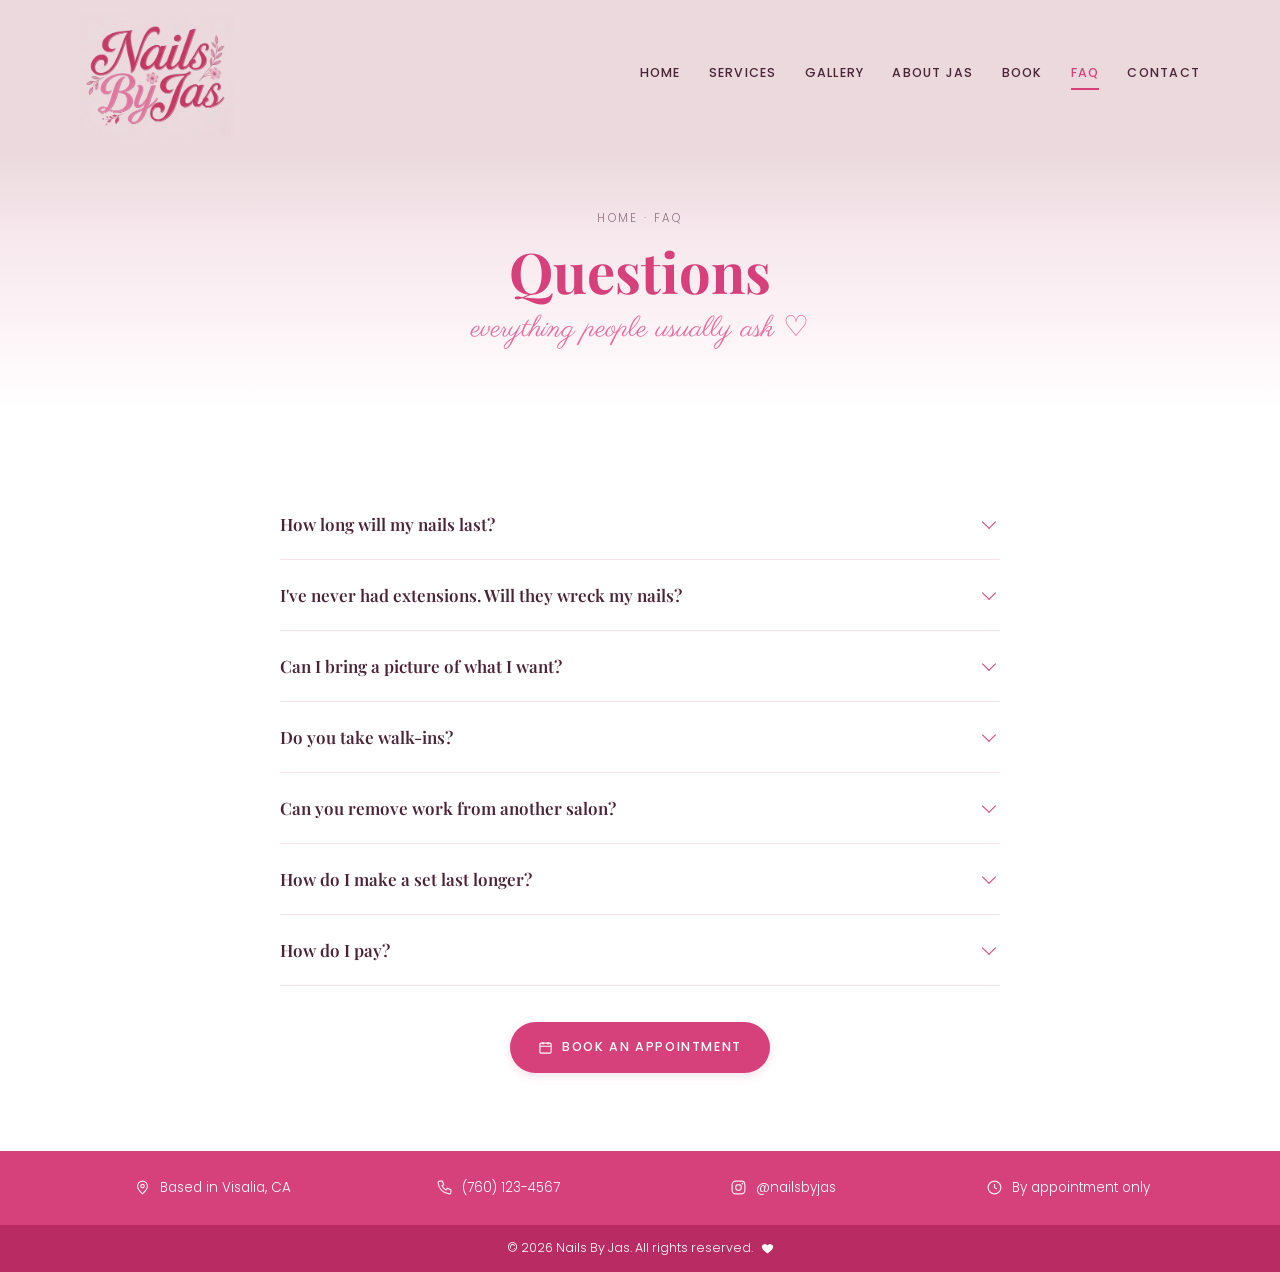
<file: docs/faq.html>
<!DOCTYPE html>
<html lang="en">
<head>
<meta charset="utf-8">
<meta name="viewport" content="width=device-width, initial-scale=1">
<title>FAQ — Nails by Jas</title>
<meta name="description" content="Common questions about nail appointments, wear time, and aftercare.">
<link rel="preconnect" href="https://fonts.googleapis.com">
<link rel="preconnect" href="https://fonts.gstatic.com" crossorigin>
<link href="https://fonts.googleapis.com/css2?family=Playfair+Display:wght@400;500;600;700&family=Parisienne&family=Poppins:wght@300;400;500;600&display=swap" rel="stylesheet">
<link rel="stylesheet" href="assets/styles.css">
</head>
<body>
<nav class="nav">
  <div class="wrap nav-in">
    <button class="burger" aria-label="Menu" aria-expanded="false" aria-controls="mobile-menu"><span></span><span></span><span></span></button>
    <a href="index.html" style="display:block"><img class="logo-nav" src="assets/logo.jpg" alt="Nails by Jas"></a>
    <div class="nav-links">
      <a href="index.html">Home</a>
      <a href="services.html">Services</a>
      <a href="gallery.html">Gallery</a>
      <a href="about.html">About Jas</a>
      <a href="book.html">Book</a>
      <a href="faq.html" class="on">FAQ</a>
      <a href="contact.html">Contact</a>
    </div>
    <span class="nav-spacer" aria-hidden="true"></span>
  </div>
  <div class="mobile-menu" id="mobile-menu">
    <a href="index.html">Home</a>
    <a href="services.html">Services</a>
    <a href="gallery.html">Gallery</a>
    <a href="about.html">About Jas</a>
    <a href="book.html">Book</a>
    <a href="faq.html" class="on">FAQ</a>
    <a href="contact.html">Contact</a>
  </div>
</nav>
<header class="page-head">
  <p class="crumb"><a href="index.html">Home</a> · FAQ</p>
  <h1>Questions</h1>
  <p class="script">everything people usually ask ♡</p>
  
</header>

<section class="section">
  <div class="wrap">
    <div class="faq">
      <details>
        <summary>How long will my nails last?</summary>
        <p>A gel manicure holds up about two weeks. Extensions and builder gel go two to three weeks before they need a fill, though it depends a lot on how hard you are on your hands. If something lifts in the first three days, tell me and I'll fix it free.</p>
      </details>
      <details>
        <summary>I've never had extensions. Will they wreck my nails?</summary>
        <p>Not if they come off properly. Almost all the damage people describe comes from picking or prying them off. Come in for a soak-off and your natural nail underneath will be fine.</p>
      </details>
      <details>
        <summary>Can I bring a picture of what I want?</summary>
        <p>Please do — it's the fastest way for me to understand what you're after. I'll tell you honestly whether it works on your nail shape and length, and what I'd adjust so it wears better.</p>
      </details>
      <details>
        <summary>Do you take walk-ins?</summary>
        <p>No, everything is by appointment. It's a one-chair setup, so booking ahead is the only way I can give you the full time slot.</p>
      </details>
      <details>
        <summary>Can you remove work from another salon?</summary>
        <p>Yes. Book the removal add-on along with whatever you're getting done and I'll take care of it in the same visit.</p>
      </details>
      <details>
        <summary>How do I make a set last longer?</summary>
        <p>Cuticle oil daily, gloves for dishes and cleaning, and don't use your nails as tools. Those three things make more difference than anything I can do in the chair.</p>
      </details>
      <details>
        <summary>How do I pay?</summary>
        <p>Card, Apple Pay, Venmo, or cash. The deposit is handled online when you book, and the rest is due at the appointment.</p>
      </details>
    </div>
    <div class="gal-cta" style="margin-top:36px">
      <a class="btn" href="book.html"><svg class="ico" viewBox="0 0 24 24" fill="none" stroke="currentColor" stroke-width="1.8"><rect x="3" y="5" width="18" height="16" rx="2"/><path d="M3 10h18M8 3v4M16 3v4"/></svg> Book an appointment</a>
    </div>
  </div>
</section>
<footer id="contact-info">
  <div class="foot">
    <div class="wrap foot-in">
      <div class="foot-item">
        <svg viewBox="0 0 24 24" fill="none" stroke="currentColor" stroke-width="1.6"><path d="M12 21s7-6 7-11a7 7 0 1 0-14 0c0 5 7 11 7 11z"/><circle cx="12" cy="10" r="2.5"/></svg>
        Based in Visalia, CA
      </div>
      <div class="foot-item">
        <svg viewBox="0 0 24 24" fill="none" stroke="currentColor" stroke-width="1.6"><path d="M5 3h4l2 5-2.5 1.5a12 12 0 0 0 6 6L16 13l5 2v4a2 2 0 0 1-2.2 2A17 17 0 0 1 3 5.2 2 2 0 0 1 5 3z"/></svg>
        <a href="tel:7601234567">(760) 123-4567</a>
      </div>
      <div class="foot-item">
        <svg viewBox="0 0 24 24" fill="none" stroke="currentColor" stroke-width="1.6"><rect x="3" y="3" width="18" height="18" rx="5"/><circle cx="12" cy="12" r="4"/><circle cx="17.5" cy="6.5" r="1.2" fill="currentColor" stroke="none"/></svg>
        <a href="https://instagram.com/nailsbyjas">@nailsbyjas</a>
      </div>
      <div class="foot-item">
        <svg viewBox="0 0 24 24" fill="none" stroke="currentColor" stroke-width="1.6"><circle cx="12" cy="12" r="9"/><path d="M12 7v5l3.5 2"/></svg>
        By appointment only
      </div>
    </div>
    <div class="foot-bar">
      © 2026 Nails By Jas. All rights reserved.
      <svg viewBox="0 0 24 24" fill="currentColor"><path d="M12 21s-7.5-4.7-9.5-9A5.2 5.2 0 0 1 12 6.6 5.2 5.2 0 0 1 21.5 12c-2 4.3-9.5 9-9.5 9z"/></svg>
    </div>
  </div>
</footer>

<script>
document.querySelector('.burger').addEventListener('click', function(){
  var m = document.getElementById('mobile-menu');
  var open = m.classList.toggle('open');
  this.setAttribute('aria-expanded', open);
});
</script>
</body>
</html>
</file>
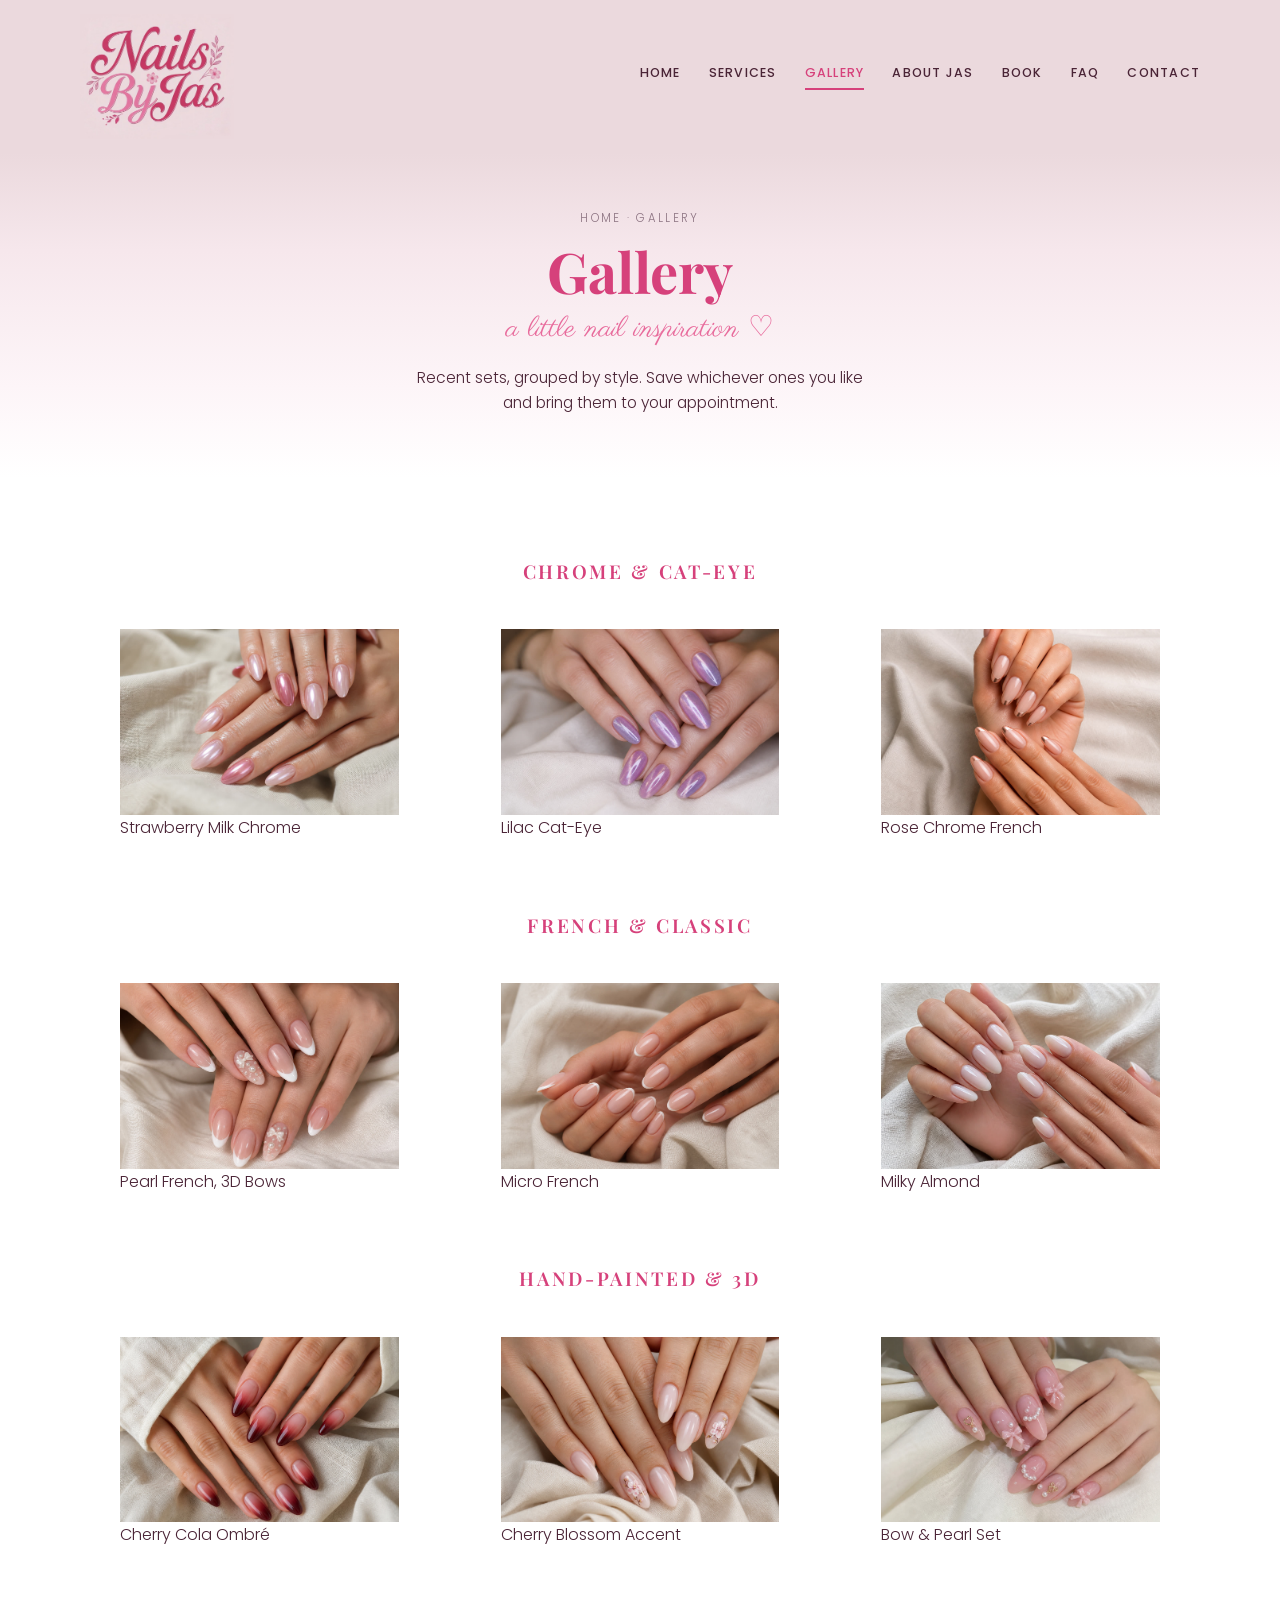
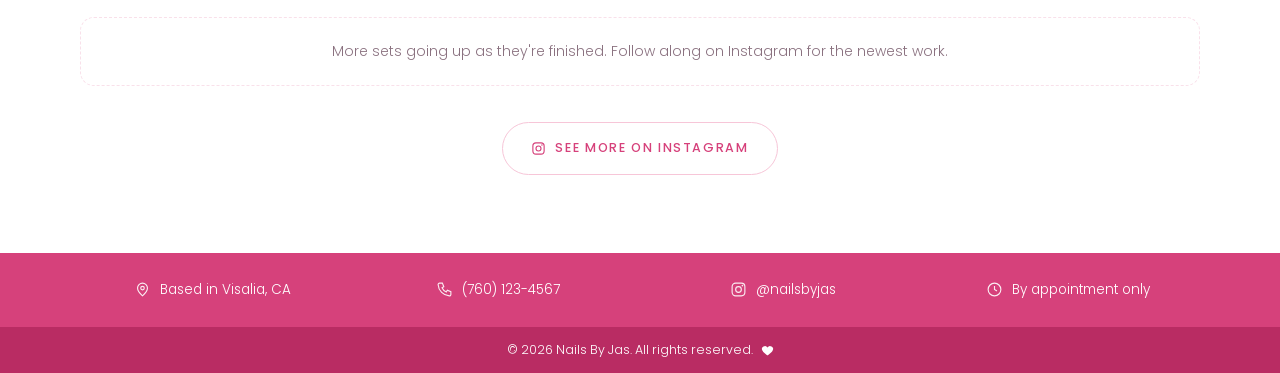
<file: docs/gallery.html>
<!DOCTYPE html>
<html lang="en">
<head>
<meta charset="utf-8">
<meta name="viewport" content="width=device-width, initial-scale=1">
<title>Gallery — Nails by Jas</title>
<meta name="description" content="Recent nail art sets by Jasmine.">
<link rel="preconnect" href="https://fonts.googleapis.com">
<link rel="preconnect" href="https://fonts.gstatic.com" crossorigin>
<link href="https://fonts.googleapis.com/css2?family=Playfair+Display:wght@400;500;600;700&family=Parisienne&family=Poppins:wght@300;400;500;600&display=swap" rel="stylesheet">
<link rel="stylesheet" href="assets/styles.css">
</head>
<body>
<nav class="nav">
  <div class="wrap nav-in">
    <button class="burger" aria-label="Menu" aria-expanded="false" aria-controls="mobile-menu"><span></span><span></span><span></span></button>
    <a href="index.html" style="display:block"><img class="logo-nav" src="assets/logo.jpg" alt="Nails by Jas"></a>
    <div class="nav-links">
      <a href="index.html">Home</a>
      <a href="services.html">Services</a>
      <a href="gallery.html" class="on">Gallery</a>
      <a href="about.html">About Jas</a>
      <a href="book.html">Book</a>
      <a href="faq.html">FAQ</a>
      <a href="contact.html">Contact</a>
    </div>
    <span class="nav-spacer" aria-hidden="true"></span>
  </div>
  <div class="mobile-menu" id="mobile-menu">
    <a href="index.html">Home</a>
    <a href="services.html">Services</a>
    <a href="gallery.html" class="on">Gallery</a>
    <a href="about.html">About Jas</a>
    <a href="book.html">Book</a>
    <a href="faq.html">FAQ</a>
    <a href="contact.html">Contact</a>
  </div>
</nav>
<header class="page-head">
  <p class="crumb"><a href="index.html">Home</a> · Gallery</p>
  <h1>Gallery</h1>
  <p class="script">a little nail inspiration ♡</p>
  <p class="sub">Recent sets, grouped by style. Save whichever ones you like and bring them to your appointment.</p>
</header>

<section class="section">
  <div class="wrap">
    <div class="gal-group">
      <h3>Chrome &amp; cat-eye</h3>
      <div class="gal-4">
        <figure><div class="shot"><img src="assets/strawberry-milk-chrome.jpg" alt="Strawberry Milk Chrome"></div><figcaption>Strawberry Milk Chrome</figcaption></figure>
        <figure><div class="shot"><img src="assets/lilac-cat-eye.jpg" alt="Lilac Cat-Eye"></div><figcaption>Lilac Cat-Eye</figcaption></figure>
        <figure><div class="shot"><img src="assets/rose-chrome-french.jpg" alt="Rose Chrome French"></div><figcaption>Rose Chrome French</figcaption></figure>
      </div>
    </div>
    <div class="gal-group">
      <h3>French &amp; classic</h3>
      <div class="gal-4">
        <figure><div class="shot"><img src="assets/pearl-french-bows.jpg" alt="Pearl French, 3D Bows"></div><figcaption>Pearl French, 3D Bows</figcaption></figure>
        <figure><div class="shot"><img src="assets/micro-french.jpg" alt="Micro French"></div><figcaption>Micro French</figcaption></figure>
        <figure><div class="shot"><img src="assets/milky-almond.jpg" alt="Milky Almond"></div><figcaption>Milky Almond</figcaption></figure>
      </div>
    </div>
    <div class="gal-group">
      <h3>Hand-painted &amp; 3D</h3>
      <div class="gal-4">
        <figure><div class="shot"><img src="assets/cherry-cola-ombre.jpg" alt="Cherry Cola Ombré"></div><figcaption>Cherry Cola Ombré</figcaption></figure>
        <figure><div class="shot"><img src="assets/cherry-blossom-accent.jpg" alt="Cherry Blossom Accent"></div><figcaption>Cherry Blossom Accent</figcaption></figure>
        <figure><div class="shot"><img src="assets/bow-pearl-set.jpg" alt="Bow and Pearl Set"></div><figcaption>Bow &amp; Pearl Set</figcaption></figure>
      </div>
    </div>
    <div class="empty-note">More sets going up as they're finished. Follow along on Instagram for the newest work.</div>
    <div class="gal-cta"><a class="btn btn-out" href="https://instagram.com/nailsbyjas"><svg class="ico" viewBox="0 0 24 24" fill="none" stroke="currentColor" stroke-width="1.8"><rect x="3" y="3" width="18" height="18" rx="5"/><circle cx="12" cy="12" r="4"/><circle cx="17.5" cy="6.5" r="1.2" fill="currentColor" stroke="none"/></svg> See more on Instagram</a></div>
  </div>
</section>
<footer id="contact-info">
  <div class="foot">
    <div class="wrap foot-in">
      <div class="foot-item">
        <svg viewBox="0 0 24 24" fill="none" stroke="currentColor" stroke-width="1.6"><path d="M12 21s7-6 7-11a7 7 0 1 0-14 0c0 5 7 11 7 11z"/><circle cx="12" cy="10" r="2.5"/></svg>
        Based in Visalia, CA
      </div>
      <div class="foot-item">
        <svg viewBox="0 0 24 24" fill="none" stroke="currentColor" stroke-width="1.6"><path d="M5 3h4l2 5-2.5 1.5a12 12 0 0 0 6 6L16 13l5 2v4a2 2 0 0 1-2.2 2A17 17 0 0 1 3 5.2 2 2 0 0 1 5 3z"/></svg>
        <a href="tel:7601234567">(760) 123-4567</a>
      </div>
      <div class="foot-item">
        <svg viewBox="0 0 24 24" fill="none" stroke="currentColor" stroke-width="1.6"><rect x="3" y="3" width="18" height="18" rx="5"/><circle cx="12" cy="12" r="4"/><circle cx="17.5" cy="6.5" r="1.2" fill="currentColor" stroke="none"/></svg>
        <a href="https://instagram.com/nailsbyjas">@nailsbyjas</a>
      </div>
      <div class="foot-item">
        <svg viewBox="0 0 24 24" fill="none" stroke="currentColor" stroke-width="1.6"><circle cx="12" cy="12" r="9"/><path d="M12 7v5l3.5 2"/></svg>
        By appointment only
      </div>
    </div>
    <div class="foot-bar">
      © 2026 Nails By Jas. All rights reserved.
      <svg viewBox="0 0 24 24" fill="currentColor"><path d="M12 21s-7.5-4.7-9.5-9A5.2 5.2 0 0 1 12 6.6 5.2 5.2 0 0 1 21.5 12c-2 4.3-9.5 9-9.5 9z"/></svg>
    </div>
  </div>
</footer>

<script>
document.querySelector('.burger').addEventListener('click', function(){
  var m = document.getElementById('mobile-menu');
  var open = m.classList.toggle('open');
  this.setAttribute('aria-expanded', open);
});
</script>
</body>
</html>
</file>
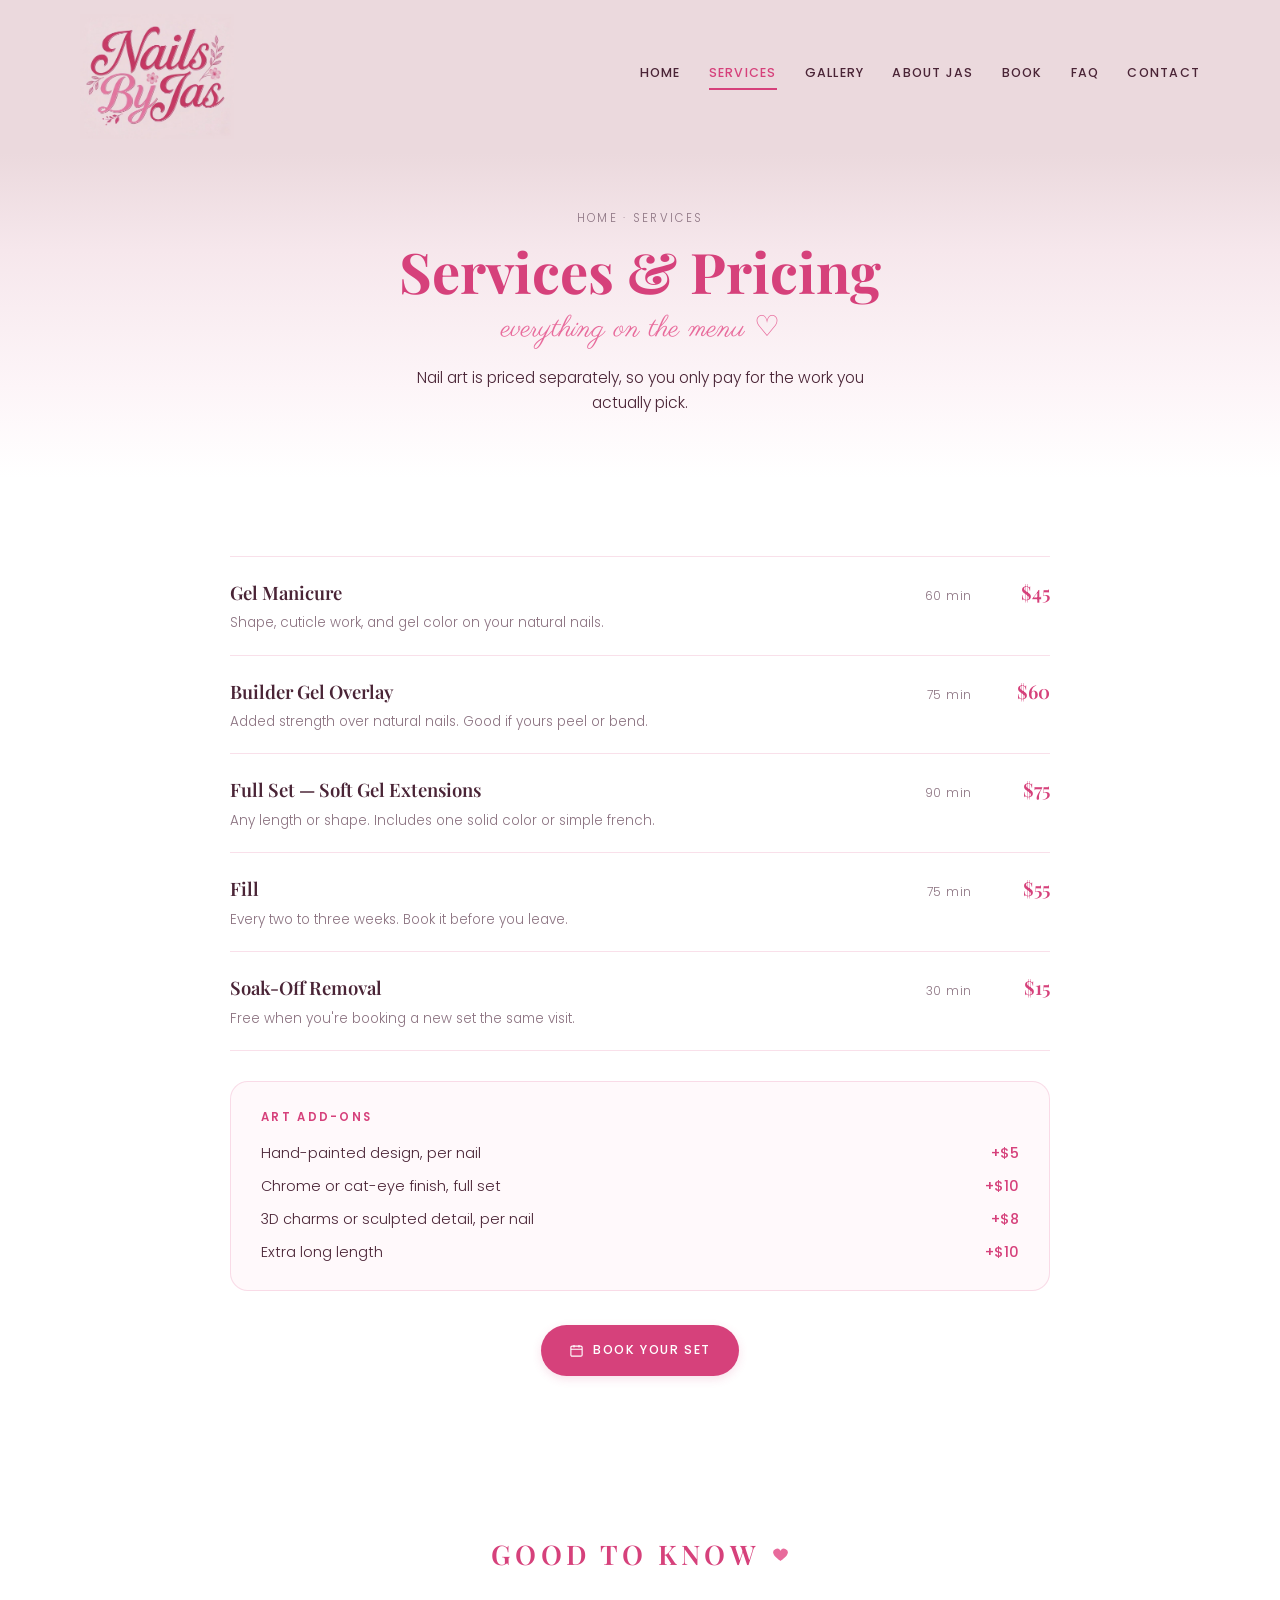
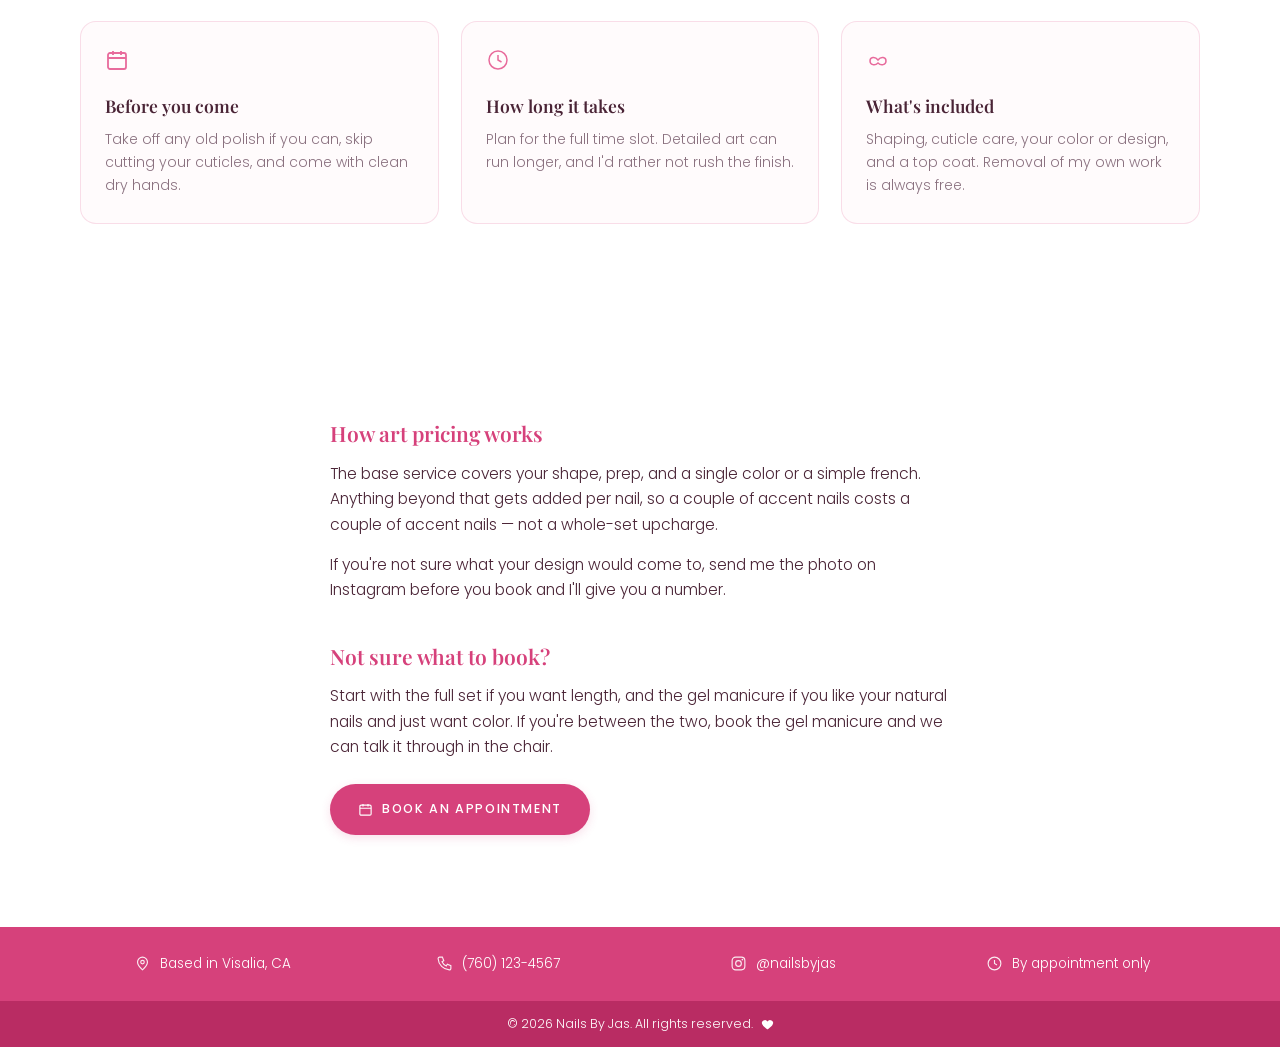
<file: docs/services.html>
<!DOCTYPE html>
<html lang="en">
<head>
<meta charset="utf-8">
<meta name="viewport" content="width=device-width, initial-scale=1">
<title>Services & Pricing — Nails by Jas</title>
<meta name="description" content="Gel manicures, builder gel, soft gel extensions and custom nail art.">
<link rel="preconnect" href="https://fonts.googleapis.com">
<link rel="preconnect" href="https://fonts.gstatic.com" crossorigin>
<link href="https://fonts.googleapis.com/css2?family=Playfair+Display:wght@400;500;600;700&family=Parisienne&family=Poppins:wght@300;400;500;600&display=swap" rel="stylesheet">
<link rel="stylesheet" href="assets/styles.css">
</head>
<body>
<nav class="nav">
  <div class="wrap nav-in">
    <button class="burger" aria-label="Menu" aria-expanded="false" aria-controls="mobile-menu"><span></span><span></span><span></span></button>
    <a href="index.html" style="display:block"><img class="logo-nav" src="assets/logo.jpg" alt="Nails by Jas"></a>
    <div class="nav-links">
      <a href="index.html">Home</a>
      <a href="services.html" class="on">Services</a>
      <a href="gallery.html">Gallery</a>
      <a href="about.html">About Jas</a>
      <a href="book.html">Book</a>
      <a href="faq.html">FAQ</a>
      <a href="contact.html">Contact</a>
    </div>
    <span class="nav-spacer" aria-hidden="true"></span>
  </div>
  <div class="mobile-menu" id="mobile-menu">
    <a href="index.html">Home</a>
    <a href="services.html" class="on">Services</a>
    <a href="gallery.html">Gallery</a>
    <a href="about.html">About Jas</a>
    <a href="book.html">Book</a>
    <a href="faq.html">FAQ</a>
    <a href="contact.html">Contact</a>
  </div>
</nav>
<header class="page-head">
  <p class="crumb"><a href="index.html">Home</a> · Services</p>
  <h1>Services &amp; Pricing</h1>
  <p class="script">everything on the menu ♡</p>
  <p class="sub">Nail art is priced separately, so you only pay for the work you actually pick.</p>
</header>

<section class="section services">
  <div class="wrap">
    <div class="menu">
      <div class="row">
        <div class="row-main"><h3>Gel Manicure</h3><p>Shape, cuticle work, and gel color on your natural nails.</p></div>
        <div class="dur">60 min</div><div class="price">$45</div>
      </div>
      <div class="row">
        <div class="row-main"><h3>Builder Gel Overlay</h3><p>Added strength over natural nails. Good if yours peel or bend.</p></div>
        <div class="dur">75 min</div><div class="price">$60</div>
      </div>
      <div class="row">
        <div class="row-main"><h3>Full Set — Soft Gel Extensions</h3><p>Any length or shape. Includes one solid color or simple french.</p></div>
        <div class="dur">90 min</div><div class="price">$75</div>
      </div>
      <div class="row">
        <div class="row-main"><h3>Fill</h3><p>Every two to three weeks. Book it before you leave.</p></div>
        <div class="dur">75 min</div><div class="price">$55</div>
      </div>
      <div class="row">
        <div class="row-main"><h3>Soak-Off Removal</h3><p>Free when you're booking a new set the same visit.</p></div>
        <div class="dur">30 min</div><div class="price">$15</div>
      </div>
      <div class="addons">
        <h4>Art add-ons</h4>
        <ul>
          <li>Hand-painted design, per nail <span>+$5</span></li>
          <li>Chrome or cat-eye finish, full set <span>+$10</span></li>
          <li>3D charms or sculpted detail, per nail <span>+$8</span></li>
          <li>Extra long length <span>+$10</span></li>
        </ul>
      </div>
      <div class="menu-cta"><a class="btn" href="book.html"><svg class="ico" viewBox="0 0 24 24" fill="none" stroke="currentColor" stroke-width="1.8"><rect x="3" y="5" width="18" height="16" rx="2"/><path d="M3 10h18M8 3v4M16 3v4"/></svg> Book your set</a></div>
    </div>
  </div>
</section>

<section class="section">
  <div class="wrap">
    <div class="head">
      <h2>Good to know <svg viewBox="0 0 24 24" fill="currentColor"><path d="M12 21s-7.5-4.7-9.5-9A5.2 5.2 0 0 1 12 6.6 5.2 5.2 0 0 1 21.5 12c-2 4.3-9.5 9-9.5 9z"/></svg></h2>
      
    </div>
    <div class="cards">
      <div class="card"><svg class="ico" viewBox="0 0 24 24" fill="none" stroke="currentColor" stroke-width="1.8"><rect x="3" y="5" width="18" height="16" rx="2"/><path d="M3 10h18M8 3v4M16 3v4"/></svg><h4>Before you come</h4><p>Take off any old polish if you can, skip cutting your cuticles, and come with clean dry hands.</p></div>
      <div class="card"><svg viewBox="0 0 24 24" fill="none" stroke="currentColor" stroke-width="1.5"><circle cx="12" cy="12" r="9"/><path d="M12 7v5l3.5 2"/></svg><h4>How long it takes</h4><p>Plan for the full time slot. Detailed art can run longer, and I'd rather not rush the finish.</p></div>
      <div class="card"><svg viewBox="0 0 24 24" fill="none" stroke="currentColor" stroke-width="1.5"><path d="M12 12c-3-4-8-3-8 1s5 5 8 2c3 3 8 2 8-2s-5-5-8-1z"/></svg><h4>What's included</h4><p>Shaping, cuticle care, your color or design, and a top coat. Removal of my own work is always free.</p></div>
    </div>
  </div>
</section>

<section class="section">
  <div class="wrap prose">
    <h3>How art pricing works</h3>
    <p>The base service covers your shape, prep, and a single color or a simple french. Anything beyond that gets added per nail, so a couple of accent nails costs a couple of accent nails — not a whole-set upcharge.</p>
    <p>If you're not sure what your design would come to, send me the photo on Instagram before you book and I'll give you a number.</p>
    <h3>Not sure what to book?</h3>
    <p>Start with the full set if you want length, and the gel manicure if you like your natural nails and just want color. If you're between the two, book the gel manicure and we can talk it through in the chair.</p>
    <p style="margin-top:24px"><a class="btn" href="book.html"><svg class="ico" viewBox="0 0 24 24" fill="none" stroke="currentColor" stroke-width="1.8"><rect x="3" y="5" width="18" height="16" rx="2"/><path d="M3 10h18M8 3v4M16 3v4"/></svg> Book an appointment</a></p>
  </div>
</section>
<footer id="contact-info">
  <div class="foot">
    <div class="wrap foot-in">
      <div class="foot-item">
        <svg viewBox="0 0 24 24" fill="none" stroke="currentColor" stroke-width="1.6"><path d="M12 21s7-6 7-11a7 7 0 1 0-14 0c0 5 7 11 7 11z"/><circle cx="12" cy="10" r="2.5"/></svg>
        Based in Visalia, CA
      </div>
      <div class="foot-item">
        <svg viewBox="0 0 24 24" fill="none" stroke="currentColor" stroke-width="1.6"><path d="M5 3h4l2 5-2.5 1.5a12 12 0 0 0 6 6L16 13l5 2v4a2 2 0 0 1-2.2 2A17 17 0 0 1 3 5.2 2 2 0 0 1 5 3z"/></svg>
        <a href="tel:7601234567">(760) 123-4567</a>
      </div>
      <div class="foot-item">
        <svg viewBox="0 0 24 24" fill="none" stroke="currentColor" stroke-width="1.6"><rect x="3" y="3" width="18" height="18" rx="5"/><circle cx="12" cy="12" r="4"/><circle cx="17.5" cy="6.5" r="1.2" fill="currentColor" stroke="none"/></svg>
        <a href="https://instagram.com/nailsbyjas">@nailsbyjas</a>
      </div>
      <div class="foot-item">
        <svg viewBox="0 0 24 24" fill="none" stroke="currentColor" stroke-width="1.6"><circle cx="12" cy="12" r="9"/><path d="M12 7v5l3.5 2"/></svg>
        By appointment only
      </div>
    </div>
    <div class="foot-bar">
      © 2026 Nails By Jas. All rights reserved.
      <svg viewBox="0 0 24 24" fill="currentColor"><path d="M12 21s-7.5-4.7-9.5-9A5.2 5.2 0 0 1 12 6.6 5.2 5.2 0 0 1 21.5 12c-2 4.3-9.5 9-9.5 9z"/></svg>
    </div>
  </div>
</footer>

<script>
document.querySelector('.burger').addEventListener('click', function(){
  var m = document.getElementById('mobile-menu');
  var open = m.classList.toggle('open');
  this.setAttribute('aria-expanded', open);
});
</script>
</body>
</html>
</file>
<file: docs/assets/styles.css>
:root{
  color-scheme:light;
  --pink:#D6417B;
  --pink-deep:#B92C63;
  --pink-mid:#E86B9C;
  --pink-soft:#F7C6D8;
  --blush:#FCE7EE;
  --pale:#FFFFFF;
  --white:#FFFFFF;
  --logobg:#EBD9DD;
  --ink:#4A2436;
  --grey:#8B7280;
  --line:rgba(214,65,123,.16);

  --serif:"Playfair Display",Georgia,serif;
  --script:"Parisienne",cursive;
  --sans:"Poppins",system-ui,sans-serif;
}

*{box-sizing:border-box}
html{scroll-behavior:smooth}
html{background:#fff}
body{
  margin:0;background:#fff;color:var(--ink);
  font-family:var(--sans);font-weight:300;line-height:1.65;
  -webkit-font-smoothing:antialiased;
}
img{max-width:100%;display:block}
a{color:inherit}
:focus-visible{outline:2px solid var(--pink);outline-offset:3px;border-radius:3px}
.wrap{max-width:1180px;margin:0 auto;padding:0 30px}

/* ---------- buttons ---------- */
.btn{
  display:inline-flex;align-items:center;justify-content:center;gap:9px;
  background:var(--pink);color:#fff;text-decoration:none;
  font-family:var(--sans);font-size:12.5px;font-weight:500;
  letter-spacing:.13em;text-transform:uppercase;
  padding:15px 28px;border-radius:999px;
  transition:background .2s,transform .2s,box-shadow .2s;
  box-shadow:0 3px 10px rgba(214,65,123,.16);
}
.btn:hover{background:var(--pink-deep);transform:translateY(-2px);box-shadow:0 8px 20px rgba(214,65,123,.3)}
.btn-out{
  background:transparent;color:var(--pink);
  border:1.5px solid var(--pink-soft);box-shadow:none;
}
.btn-out:hover{background:var(--pink);color:#fff;border-color:var(--pink)}
.ico{width:15px;height:15px;flex:none}

/* ---------- nav ---------- */
.nav{
  background:var(--logobg);border-bottom:0;
}
.nav-in{
  display:flex;align-items:center;justify-content:space-between;gap:26px;
  padding-block:14px;
}
.logo-nav{width:154px}
.nav-links{display:flex;gap:28px;font-size:12.5px;font-weight:500;letter-spacing:.1em;text-transform:uppercase}
.nav-links a{text-decoration:none;color:var(--ink);padding-bottom:4px;border-bottom:2px solid transparent;transition:color .2s,border-color .2s}
.nav-links a:hover{color:var(--pink)}
.nav-links a.on{color:var(--pink);border-bottom-color:var(--pink)}
.burger{display:none;background:none;border:0;padding:6px;cursor:pointer;flex:none}
.burger span{display:block;width:22px;height:2px;background:var(--ink);margin:4px 0;border-radius:2px}
.nav-spacer{display:none;width:34px;flex:none}

/* ---------- hero ---------- */
.hero{
  display:grid;grid-template-columns:1fr 1fr;align-items:stretch;
  background:linear-gradient(180deg,var(--logobg) 0%,#F6E7EC 26%,#FDF5F8 68%,#FFFFFF 100%);
}
.hero-copy{
  text-align:center;padding:74px 52px 78px;
  display:flex;flex-direction:column;align-items:center;justify-content:center;
}
.welcome{
  font-size:12px;letter-spacing:.32em;text-transform:uppercase;
  color:var(--ink);margin:0 0 16px;display:flex;align-items:center;gap:10px;
}
.welcome svg{width:19px;height:19px;color:var(--pink-mid)}
.hero h1{
  font-family:var(--serif);font-weight:700;
  font-size:clamp(42px,5.6vw,72px);line-height:1;
  letter-spacing:-.01em;color:var(--pink);margin:0 0 14px;
}
.script{
  font-family:var(--script);font-size:clamp(26px,3vw,34px);
  color:var(--pink-mid);line-height:1.3;margin:0;
}
.divider{display:flex;align-items:center;gap:12px;margin:20px 0 22px;width:180px}
.divider .bar{flex:1;height:1px;background:var(--pink-soft)}
.divider svg{width:15px;height:15px;color:var(--pink-mid)}
.hero-copy p.lede{font-size:15.5px;color:var(--ink);margin:0 0 30px;max-width:34ch}
.hero-actions{display:flex;gap:13px;flex-wrap:wrap;justify-content:center}
.hero-art{
  min-height:430px;
  background-image:url("hero.jpg");
  background-size:cover;
  background-position:52% 46%;
  background-repeat:no-repeat;
}

/* ---------- trust bar ---------- */
.trust{background:var(--white);border-bottom:1px solid var(--line)}
.trust-in{display:grid;grid-template-columns:repeat(4,1fr);padding-block:34px}
.trust-item{display:flex;gap:14px;padding:0 26px;border-right:1px solid var(--line)}
.trust-item:last-child{border-right:0}
.trust-item svg{width:26px;height:26px;color:var(--pink-mid);flex:none;margin-top:2px}
.trust-item h4{font-size:13.5px;font-weight:600;margin:0 0 3px;letter-spacing:.01em}
.trust-item p{font-size:12.5px;color:var(--grey);margin:0;line-height:1.5}

/* ---------- section headings ---------- */
.section{padding-block:78px;background:#fff}
.head{text-align:center;margin-bottom:44px}
.head h2{
  font-family:var(--serif);font-weight:600;
  font-size:clamp(21px,2.5vw,27px);letter-spacing:.16em;text-transform:uppercase;
  color:var(--pink);margin:0 0 9px;
  display:flex;align-items:center;justify-content:center;gap:12px;flex-wrap:wrap;
}
.head h2 svg{width:17px;height:17px;color:var(--pink-mid)}
.head p{font-size:14.5px;color:var(--grey);margin:0}

/* ---------- gallery ---------- */
.gal{display:grid;grid-template-columns:repeat(3,1fr);gap:22px}
.gal figure{margin:0}
.gal .shot{
  aspect-ratio:1.28;border-radius:14px;overflow:hidden;
  transition:transform .35s ease,box-shadow .35s ease;
}
.gal figure:hover .shot{transform:translateY(-5px);box-shadow:0 12px 26px rgba(214,65,123,.12)}
.gal figcaption{
  text-align:center;font-size:13px;color:var(--grey);
  margin-top:11px;letter-spacing:.02em;
}
.f1{background:linear-gradient(150deg,#FFF6FA 0%,#FBDDE9 55%,#F5C6D9 100%)}
.f2{background:linear-gradient(150deg,#FFFFFF 0%,#FAF0F6 45%,#EBDCEA 78%,#FDF3F8 100%)}
.f3{background:linear-gradient(150deg,#FFF4F8 0%,#F6C9DC 55%,#EBA0C0 100%)}
.f4{background:linear-gradient(150deg,#FFFAFC 0%,#F9E4EE 100%)}
.gal-cta{text-align:center;margin-top:36px}

/* ---------- offer band ---------- */
.offer{background:#fff;padding-block:0;border-top:1px solid var(--line);border-bottom:1px solid var(--line)}
.offer-in{display:grid;grid-template-columns:.85fr 1.3fr .85fr;align-items:center;gap:34px}
.neon{
  min-height:300px;border-radius:0;
  background:linear-gradient(155deg,#FBDDE8 0%,#F6C2D6 48%,#EFA8C4 100%);
  position:relative;display:flex;align-items:center;justify-content:center;
}
.neon span{
  font-family:var(--script);font-size:30px;color:#fff;text-align:center;
  line-height:1.15;text-shadow:0 0 10px rgba(255,255,255,.95),0 0 22px rgba(236,130,175,.9);
}
.offer-copy{text-align:center;padding-block:52px}
.offer-copy .eyebrow{
  font-size:12px;letter-spacing:.26em;text-transform:uppercase;
  margin:0 0 12px;display:flex;align-items:center;justify-content:center;gap:9px;
}
.offer-copy .eyebrow svg{width:17px;height:17px;color:var(--pink-mid)}
.offer-copy h3{
  font-family:var(--serif);font-weight:700;font-size:clamp(28px,3.4vw,40px);
  color:var(--pink);margin:0 0 14px;
}
.offer-copy p{font-size:15px;color:var(--ink);margin:0 0 22px}
.offer-copy strong{color:var(--pink);font-weight:600}
.stamp{width:170px;height:170px;margin:0 auto;color:var(--pink)}

/* ---------- services ---------- */
.services{background:var(--white)}
.menu{max-width:820px;margin:0 auto}
.row{display:flex;align-items:baseline;gap:16px;padding-block:20px;border-bottom:1px solid var(--line)}
.row:first-of-type{border-top:1px solid var(--line)}
.row-main{flex:1}
.row-main h3{font-family:var(--serif);font-weight:600;font-size:18.5px;margin:0 0 4px;color:var(--ink)}
.row-main p{margin:0;font-size:13.5px;color:var(--grey)}
.row .dur{font-size:12px;color:var(--grey);letter-spacing:.06em;white-space:nowrap}
.row .price{font-family:var(--serif);font-weight:600;font-size:19px;color:var(--pink);min-width:62px;text-align:right}
.addons{margin-top:30px;padding:26px 30px;background:#FFF9FB;border:1px solid var(--line);border-radius:18px}
.addons h4{font-size:11.5px;letter-spacing:.2em;text-transform:uppercase;font-weight:600;margin:0 0 15px;color:var(--pink)}
.addons ul{list-style:none;margin:0;padding:0;display:grid;gap:9px}
.addons li{display:flex;justify-content:space-between;gap:16px;font-size:14.5px}
.addons li span{color:var(--pink);font-weight:500}
.menu-cta{text-align:center;margin-top:34px}

/* ---------- about ---------- */
.about{display:grid;grid-template-columns:.85fr 1.15fr;gap:56px;align-items:center}
.about-art{aspect-ratio:.85;border-radius:14px}
.about h2{font-family:var(--serif);font-weight:700;font-size:clamp(28px,3.4vw,38px);color:var(--pink);margin:0 0 8px}
.about .script{margin-bottom:18px;font-size:26px}
.about p{font-size:15.5px;color:var(--ink);margin:0 0 14px;max-width:52ch}
.hours{margin-top:24px;display:grid;gap:7px;max-width:290px;font-size:14px}
.hours div{display:flex;justify-content:space-between;gap:16px;color:var(--grey);border-bottom:1px dotted var(--line);padding-bottom:6px}

/* ---------- book ---------- */
.book{background:#fff}
.book-in{display:grid;grid-template-columns:1fr 1fr;gap:48px;align-items:start}
.embed{
  background:#FFFBFC;border-radius:18px;min-height:320px;
  display:flex;flex-direction:column;align-items:center;justify-content:center;
  gap:11px;text-align:center;padding:36px;border:1px dashed var(--pink-soft);
}
.embed .label{font-size:11.5px;letter-spacing:.2em;text-transform:uppercase;color:var(--pink);font-weight:500}
.embed p{margin:0;font-size:14px;color:var(--grey);max-width:32ch}
.policy{margin-bottom:22px}
.policy h4{font-size:11.5px;letter-spacing:.18em;text-transform:uppercase;font-weight:600;margin:0 0 6px;color:var(--pink)}
.policy p{margin:0;font-size:14.5px;color:var(--ink)}

/* ---------- footer ---------- */
.foot{background:var(--pink);color:#fff}
.foot-in{display:grid;grid-template-columns:repeat(4,1fr);gap:20px;padding-block:26px}
.foot-item{display:flex;align-items:center;justify-content:center;gap:9px;font-size:13.5px}
.foot-item svg{width:17px;height:17px;flex:none;opacity:.9}
.foot-item a{text-decoration:none}
.foot-item a:hover{text-decoration:underline}
.foot-bar{
  background:var(--pink-deep);text-align:center;
  padding:13px 20px;font-size:12.5px;
  display:flex;align-items:center;justify-content:center;gap:8px;
}
.foot-bar svg{width:13px;height:13px}

/* ---------- responsive ---------- */
@media(max-width:960px){
  .trust-in{grid-template-columns:repeat(2,1fr);gap:26px 0}
  .trust-item:nth-child(2){border-right:0}
  .offer-in{grid-template-columns:1fr;gap:0}
  .neon{min-height:210px}
  .offer-copy{padding-block:40px 26px}
  .stamp{margin-bottom:44px}
}
@media(max-width:820px){
  .nav-links{display:none}
  .burger{display:block;margin-left:-6px}
  .nav-spacer{display:block}
  .logo-nav{margin:0 auto}
  .hero{grid-template-columns:1fr}
  .hero-copy{padding:46px 26px 52px;order:1}
  .hero-art{order:2;min-height:300px}
  .gal{grid-template-columns:1fr;gap:26px}
  .about,.book-in{grid-template-columns:1fr;gap:32px}
  .about-art{max-width:280px}
  .foot-in{grid-template-columns:1fr;gap:14px;padding-block:24px}
  .section{padding-block:56px}
}
@media(prefers-reduced-motion:reduce){
  *{animation:none !important;transition:none !important}
  html{scroll-behavior:auto}
}


/* ================= interior pages ================= */
.page-head{
  background:linear-gradient(180deg,var(--logobg) 0%,#F6E7EC 30%,#FDF5F8 72%,#FFFFFF 100%);
  text-align:center;padding:56px 30px 62px;
}
.page-head h1{
  font-family:var(--serif);font-weight:700;
  font-size:clamp(34px,5vw,56px);line-height:1.05;
  color:var(--pink);margin:0 0 10px;
}
.page-head .script{font-size:clamp(22px,2.6vw,29px)}
.page-head p.sub{font-size:15.5px;color:var(--ink);max-width:52ch;margin:16px auto 0}
.crumb{
  font-size:11.5px;letter-spacing:.2em;text-transform:uppercase;
  color:var(--grey);margin:0 0 14px;
}
.crumb a{text-decoration:none;color:var(--grey)}
.crumb a:hover{color:var(--pink)}

.prose{max-width:680px;margin:0 auto}
.prose h3{font-family:var(--serif);font-weight:600;font-size:21px;color:var(--pink);margin:36px 0 10px}
.prose p{font-size:15.5px;color:var(--ink);margin:0 0 14px}
.prose ul{margin:0 0 16px;padding-left:20px;color:var(--ink);font-size:15.5px}
.prose li{margin-bottom:7px}

.cards{display:grid;grid-template-columns:repeat(3,1fr);gap:22px}
.card{
  background:#FFFBFC;border:1px solid var(--line);border-radius:16px;
  padding:26px 24px;
}
.card svg{width:24px;height:24px;color:var(--pink-mid);margin-bottom:12px}
.card h4{font-family:var(--serif);font-weight:600;font-size:17.5px;margin:0 0 7px;color:var(--ink)}
.card p{font-size:14px;color:var(--grey);margin:0}

/* gallery page */
.gal-group{margin-bottom:52px}
.gal-group h3{
  font-family:var(--serif);font-weight:600;font-size:19px;
  letter-spacing:.14em;text-transform:uppercase;color:var(--pink);
  text-align:center;margin:0 0 26px;
}
.gal-4{display:grid;grid-template-columns:repeat(3,1fr);gap:22px}
.f5{background:linear-gradient(150deg,#FFFDFE 0%,#F7E9F2 50%,#EFD8E8 100%)}
.f6{background:linear-gradient(150deg,#FFF7FA 0%,#F9D9E5 55%,#F1BFD4 100%)}
.f7{background:linear-gradient(150deg,#FFFAFC 0%,#F2E3EC 45%,#E4CFE0 100%)}
.empty-note{
  text-align:center;font-size:14px;color:var(--grey);
  border:1px dashed var(--line);border-radius:14px;padding:22px;margin-top:8px;
}

/* faq */
.faq{max-width:720px;margin:0 auto}
.faq details{border-bottom:1px solid var(--line);padding:4px 0}
.faq summary{
  cursor:pointer;list-style:none;padding:17px 34px 17px 0;position:relative;
  font-family:var(--serif);font-weight:600;font-size:17px;color:var(--ink);
}
.faq summary::-webkit-details-marker{display:none}
.faq summary::after{
  content:"";position:absolute;right:6px;top:50%;width:9px;height:9px;
  border-right:1.8px solid var(--pink);border-bottom:1.8px solid var(--pink);
  transform:translateY(-70%) rotate(45deg);transition:transform .25s;
}
.faq details[open] summary::after{transform:translateY(-30%) rotate(225deg)}
.faq details p{margin:0 0 18px;font-size:15px;color:var(--grey);padding-right:20px}

/* contact */
.contact-grid{display:grid;grid-template-columns:1fr 1fr;gap:48px;align-items:start}
.cinfo{display:grid;gap:20px}
.cinfo-item{display:flex;gap:14px;align-items:flex-start}
.cinfo-item svg{width:21px;height:21px;color:var(--pink-mid);flex:none;margin-top:3px}
.cinfo-item h4{font-size:12px;letter-spacing:.16em;text-transform:uppercase;margin:0 0 3px;color:var(--pink)}
.cinfo-item p,.cinfo-item a{margin:0;font-size:15.5px;color:var(--ink);text-decoration:none}
.cinfo-item a:hover{color:var(--pink)}
.form{background:#FFFBFC;border:1px solid var(--line);border-radius:18px;padding:30px}
.field{margin-bottom:16px}
.field label{display:block;font-size:12px;letter-spacing:.14em;text-transform:uppercase;color:var(--pink);margin-bottom:6px}
.field input,.field textarea,.field select{
  width:100%;padding:12px 14px;border:1px solid var(--line);border-radius:10px;
  font-family:var(--sans);font-size:15px;color:var(--ink);background:#fff;
}
.field textarea{min-height:110px;resize:vertical}
.form-note{font-size:12.5px;color:var(--grey);margin:14px 0 0}

/* mobile menu panel */
.mobile-menu{display:none;background:var(--logobg);border-top:1px solid rgba(255,255,255,.5)}
.mobile-menu.open{display:block}
.mobile-menu a{
  display:block;padding:14px 30px;text-decoration:none;color:var(--ink);
  font-size:14px;letter-spacing:.08em;text-transform:uppercase;
  border-bottom:1px solid rgba(255,255,255,.55);
}
.mobile-menu a:last-child{border-bottom:0}
.mobile-menu a.on{color:var(--pink);font-weight:500}

@media(max-width:960px){
  .cards{grid-template-columns:1fr;gap:16px}
}
@media(max-width:820px){
  .gal-4{grid-template-columns:1fr;gap:24px}
  .contact-grid{grid-template-columns:1fr;gap:32px}
  .page-head{padding:38px 24px 44px}
}

.shot img{width:100%;height:100%;object-fit:cover;display:block}

.about-art{overflow:hidden}
.about-art img{width:100%;height:100%;object-fit:cover;object-position:center 18%;display:block}
</file>
